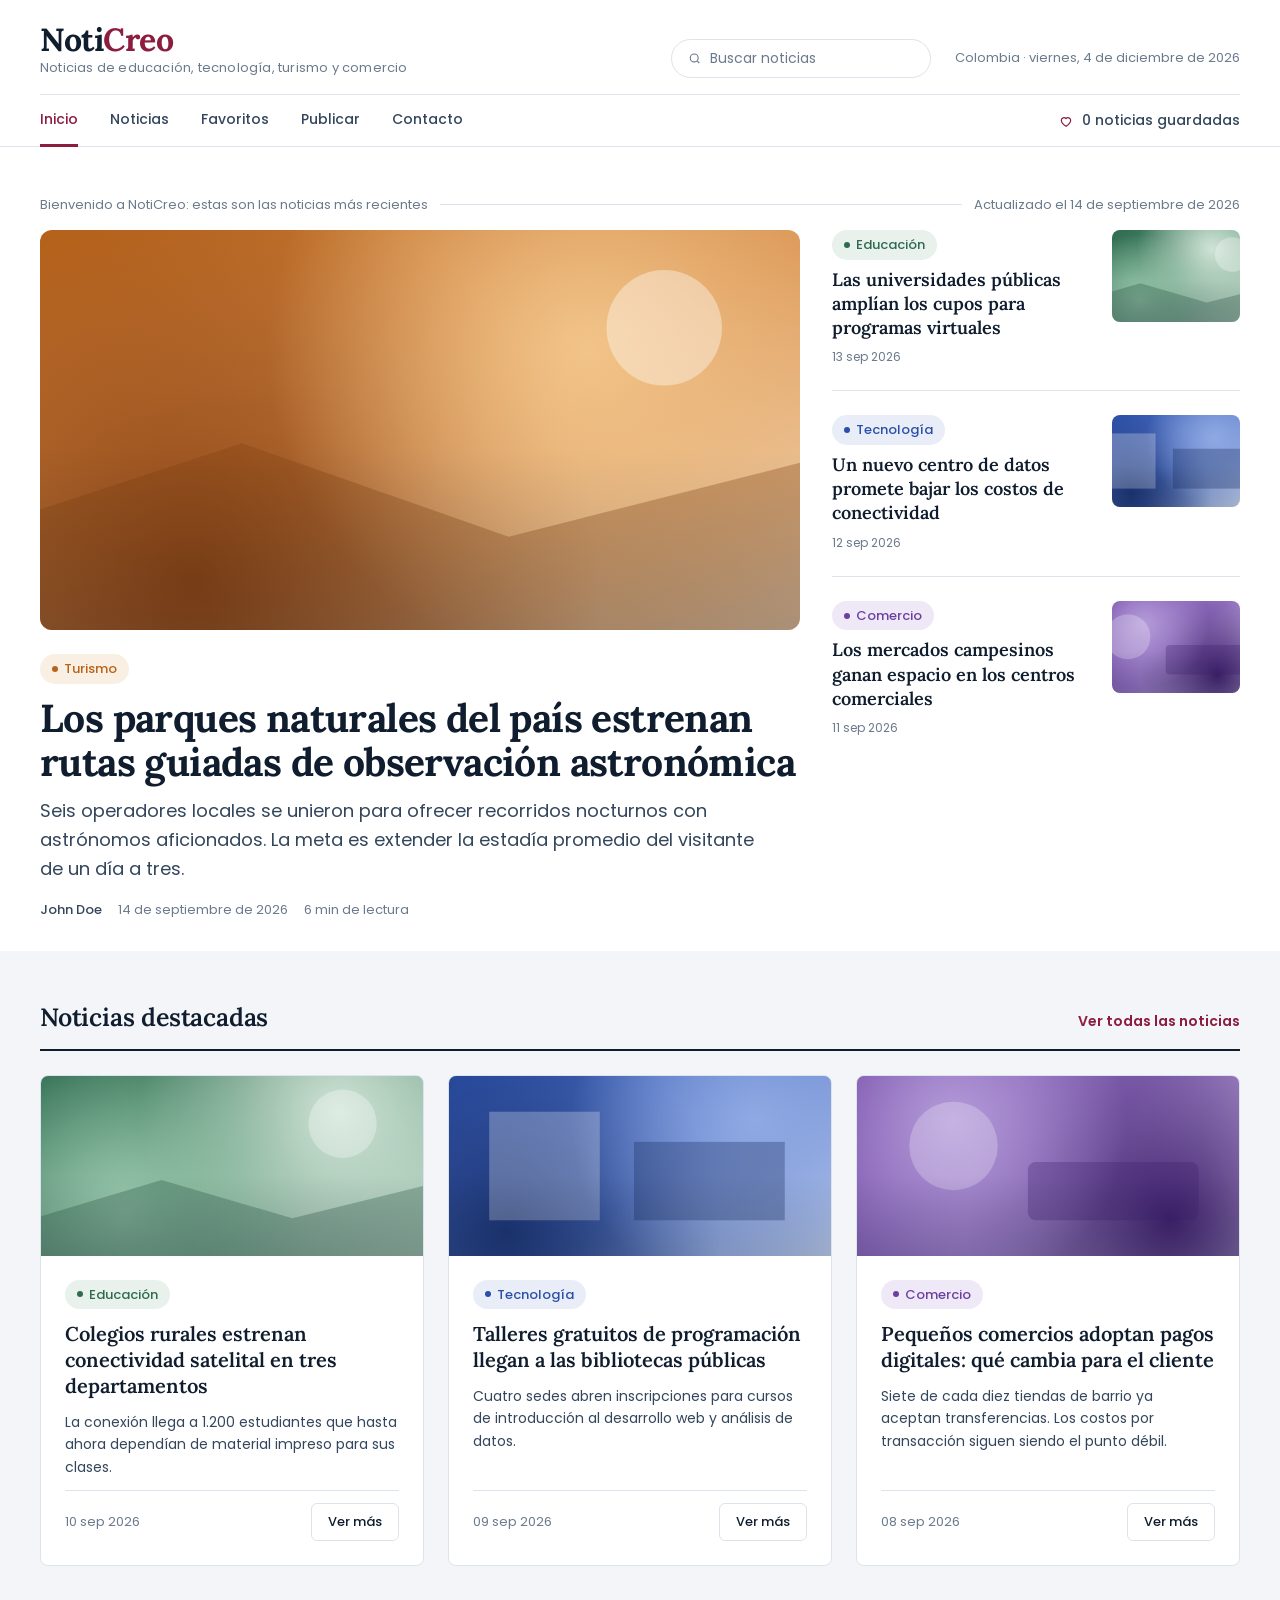
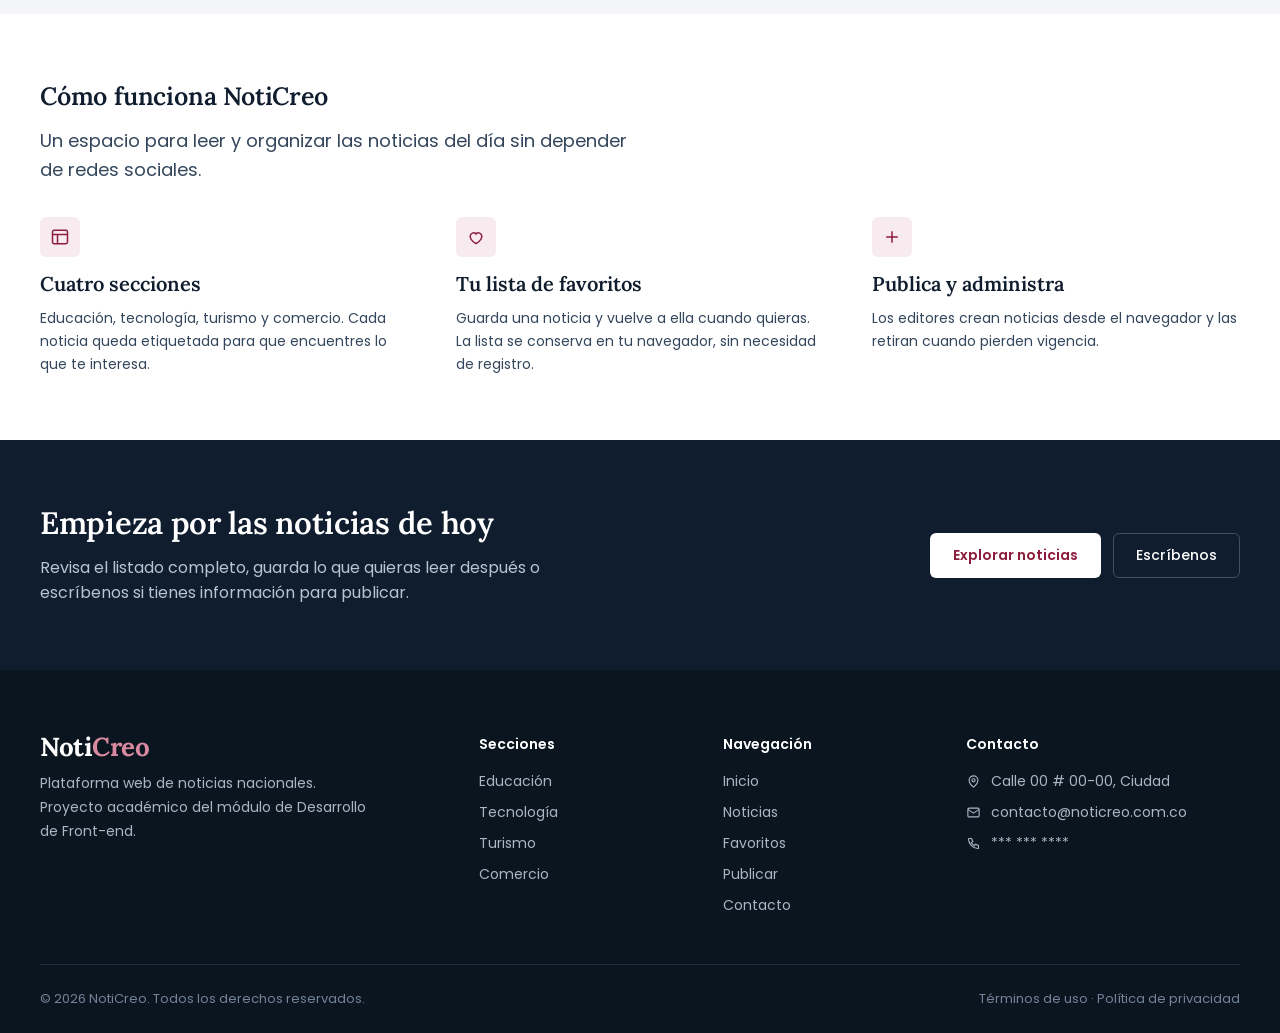
<file: index.html>
<!DOCTYPE html>
<html lang="es">
<head>
  <meta charset="utf-8">
  <meta name="viewport" content="width=device-width, initial-scale=1">
  <title>NotiCreo | Noticias de educación, tecnología, turismo y comercio</title>
  <meta name="description" content="Plataforma de noticias nacionales de educación, tecnología, turismo y comercio.">
  <link rel="icon" href="img/favicon.svg" type="image/svg+xml">

  <!-- Tipografías del sistema de diseño -->
  <link rel="preconnect" href="https://fonts.googleapis.com">
  <link rel="preconnect" href="https://fonts.gstatic.com" crossorigin>
  <link rel="stylesheet" href="https://fonts.googleapis.com/css2?family=Lora:ital,wght@0,400;0,600;0,700;1,400&family=Poppins:wght@400;500;600&display=swap">
  <link rel="stylesheet" href="css/estilos.css">

  <!-- Si el proyecto se abre con doble clic (file://) se muestra un aviso con instrucciones -->
  <script>if (location.protocol === 'file:') document.documentElement.classList.add('modo-archivo');</script>
  <script type="module" src="js/paginas/inicio.js"></script>
</head>
<body data-seccion="inicio">

  <a class="saltar-contenido" href="#contenido">Saltar al contenido</a>

  <div class="aviso-servidor" role="alert">
    <div class="wrap">
      Estás abriendo el proyecto como archivo local y el navegador bloquea la carga de las noticias.
      Ábrelo desde un servidor local: en la carpeta del proyecto ejecuta <code>python3 -m http.server 8000</code>
      y entra a <a href="http://localhost:8000">http://localhost:8000</a>. Más detalles en el README.
    </div>
  </div>

  <!-- ===== Cabecera: igual en todas las páginas ===== -->
  <header class="site-head">
    <div class="wrap">
      <div class="head-top">
        <a class="masthead" href="index.html" aria-label="NotiCreo, ir al inicio">
          <span class="logo">Noti<span>Creo</span></span>
          <span class="logo-sub">Noticias de educación, tecnología, turismo y comercio</span>
        </a>
        <div class="head-meta">
          <form class="head-search" action="noticias.html" method="get" role="search">
            <svg width="15" height="15" viewBox="0 0 24 24" fill="none" stroke="currentColor" stroke-width="2" aria-hidden="true"><circle cx="11" cy="11" r="7"/><path d="M20 20l-3.5-3.5"/></svg>
            <input type="search" name="q" placeholder="Buscar noticias" aria-label="Buscar noticias">
          </form>
          <span id="fecha-actual">Colombia</span>
        </div>
      </div>
      <nav class="nav" aria-label="Menú principal">
        <a href="index.html" data-nav="inicio">Inicio</a>
        <a href="noticias.html" data-nav="noticias">Noticias</a>
        <a href="favoritos.html" data-nav="favoritos">Favoritos</a>
        <a href="publicar.html" data-nav="publicar">Publicar</a>
        <a href="contacto.html" data-nav="contacto">Contacto</a>
        <div class="nav-right">
          <a href="favoritos.html" class="fav-count">
            <svg width="16" height="16" viewBox="0 0 24 24" fill="none" stroke="currentColor" stroke-width="1.8" aria-hidden="true"><path d="M12 20s-7-4.3-7-9a4 4 0 017-2.6A4 4 0 0119 11c0 4.7-7 9-7 9z"/></svg>
            <span id="contador-favoritos">0 noticias guardadas</span>
          </a>
        </div>
      </nav>
    </div>
  </header>

  <main id="contenido">

    <!-- Bienvenida y noticia principal -->
    <section class="hero">
      <div class="wrap">
        <div class="hero-kicker">
          <span>Bienvenido a NotiCreo: estas son las noticias más recientes</span>
          <div class="rule"></div>
          <span id="hero-actualizado"></span>
        </div>
        <div class="hero-grid" id="portada" aria-busy="true">
          <p class="estado-carga">Cargando noticias…</p>
        </div>
      </div>
    </section>

    <!-- Noticias destacadas (tarjetas dinámicas) -->
    <section class="featured" id="seccion-destacadas" aria-labelledby="titulo-destacadas">
      <div class="wrap">
        <div class="sec-head">
          <h2 class="sec-title" id="titulo-destacadas">Noticias destacadas</h2>
          <a href="noticias.html" class="btn-link">Ver todas las noticias</a>
        </div>
        <div class="cards" id="destacadas"></div>
      </div>
    </section>

    <!-- Sección informativa -->
    <section class="info" aria-labelledby="titulo-info">
      <div class="wrap">
        <div class="info-intro">
          <h2 class="sec-title" id="titulo-info">Cómo funciona NotiCreo</h2>
          <p>Un espacio para leer y organizar las noticias del día sin depender de redes sociales.</p>
        </div>
        <div class="info-grid">
          <div class="info-item">
            <div class="info-icono"><svg width="20" height="20" viewBox="0 0 24 24" fill="none" stroke="currentColor" stroke-width="1.8" aria-hidden="true"><rect x="3" y="4" width="18" height="16" rx="2"/><path d="M3 9h18M9 20V9"/></svg></div>
            <h3>Cuatro secciones</h3>
            <p>Educación, tecnología, turismo y comercio. Cada noticia queda etiquetada para que encuentres lo que te interesa.</p>
          </div>
          <div class="info-item">
            <div class="info-icono"><svg width="20" height="20" viewBox="0 0 24 24" fill="none" stroke="currentColor" stroke-width="1.8" aria-hidden="true"><path d="M12 20s-7-4.3-7-9a4 4 0 017-2.6A4 4 0 0119 11c0 4.7-7 9-7 9z"/></svg></div>
            <h3>Tu lista de favoritos</h3>
            <p>Guarda una noticia y vuelve a ella cuando quieras. La lista se conserva en tu navegador, sin necesidad de registro.</p>
          </div>
          <div class="info-item">
            <div class="info-icono"><svg width="20" height="20" viewBox="0 0 24 24" fill="none" stroke="currentColor" stroke-width="1.8" aria-hidden="true"><path d="M12 5v14M5 12h14"/></svg></div>
            <h3>Publica y administra</h3>
            <p>Los editores crean noticias desde el navegador y las retiran cuando pierden vigencia.</p>
          </div>
        </div>
      </div>
    </section>

    <!-- Llamados a la acción -->
    <section class="cta">
      <div class="wrap cta-inner">
        <div>
          <h2>Empieza por las noticias de hoy</h2>
          <p>Revisa el listado completo, guarda lo que quieras leer después o escríbenos si tienes información para publicar.</p>
        </div>
        <div class="cta-actions">
          <a href="noticias.html" class="btn btn-light">Explorar noticias</a>
          <a href="contacto.html" class="btn btn-outline">Escríbenos</a>
        </div>
      </div>
    </section>

  </main>

  <!-- ===== Pie de página: igual en todas las páginas ===== -->
  <footer class="site-foot">
    <div class="wrap">
      <div class="foot-grid">
        <div class="foot-about">
          <a class="logo" href="index.html">Noti<span>Creo</span></a>
          <p>Plataforma web de noticias nacionales. Proyecto académico del módulo de Desarrollo de Front-end.</p>
        </div>
        <div>
          <h2>Secciones</h2>
          <ul>
            <li><a href="noticias.html?categoria=educacion">Educación</a></li>
            <li><a href="noticias.html?categoria=tecnologia">Tecnología</a></li>
            <li><a href="noticias.html?categoria=turismo">Turismo</a></li>
            <li><a href="noticias.html?categoria=comercio">Comercio</a></li>
          </ul>
        </div>
        <div>
          <h2>Navegación</h2>
          <ul>
            <li><a href="index.html">Inicio</a></li>
            <li><a href="noticias.html">Noticias</a></li>
            <li><a href="favoritos.html">Favoritos</a></li>
            <li><a href="publicar.html">Publicar</a></li>
            <li><a href="contacto.html">Contacto</a></li>
          </ul>
        </div>
        <div>
          <h2>Contacto</h2>
          <ul class="foot-contact">
            <li><svg width="15" height="15" viewBox="0 0 24 24" fill="none" stroke="currentColor" stroke-width="1.8" aria-hidden="true"><path d="M12 21s-7-5.6-7-11a7 7 0 1114 0c0 5.4-7 11-7 11z"/><circle cx="12" cy="10" r="2.5"/></svg> Calle 00 # 00-00, Ciudad</li>
            <li><svg width="15" height="15" viewBox="0 0 24 24" fill="none" stroke="currentColor" stroke-width="1.8" aria-hidden="true"><rect x="3" y="5" width="18" height="14" rx="2"/><path d="M3 7l9 6 9-6"/></svg> contacto@noticreo.com.co</li>
            <li><svg width="15" height="15" viewBox="0 0 24 24" fill="none" stroke="currentColor" stroke-width="1.8" aria-hidden="true"><path d="M5 4h4l2 5-2.5 1.5a11 11 0 005 5L15 13l5 2v4a1 1 0 01-1 1A16 16 0 014 5a1 1 0 011-1z"/></svg> *** *** ****</li>
          </ul>
        </div>
      </div>
      <div class="foot-bottom">
        <span>© <span id="anio"></span> NotiCreo. Todos los derechos reservados.</span>
        <span>Términos de uso · Política de privacidad</span>
      </div>
    </div>
  </footer>
</body>
</html>
</file>
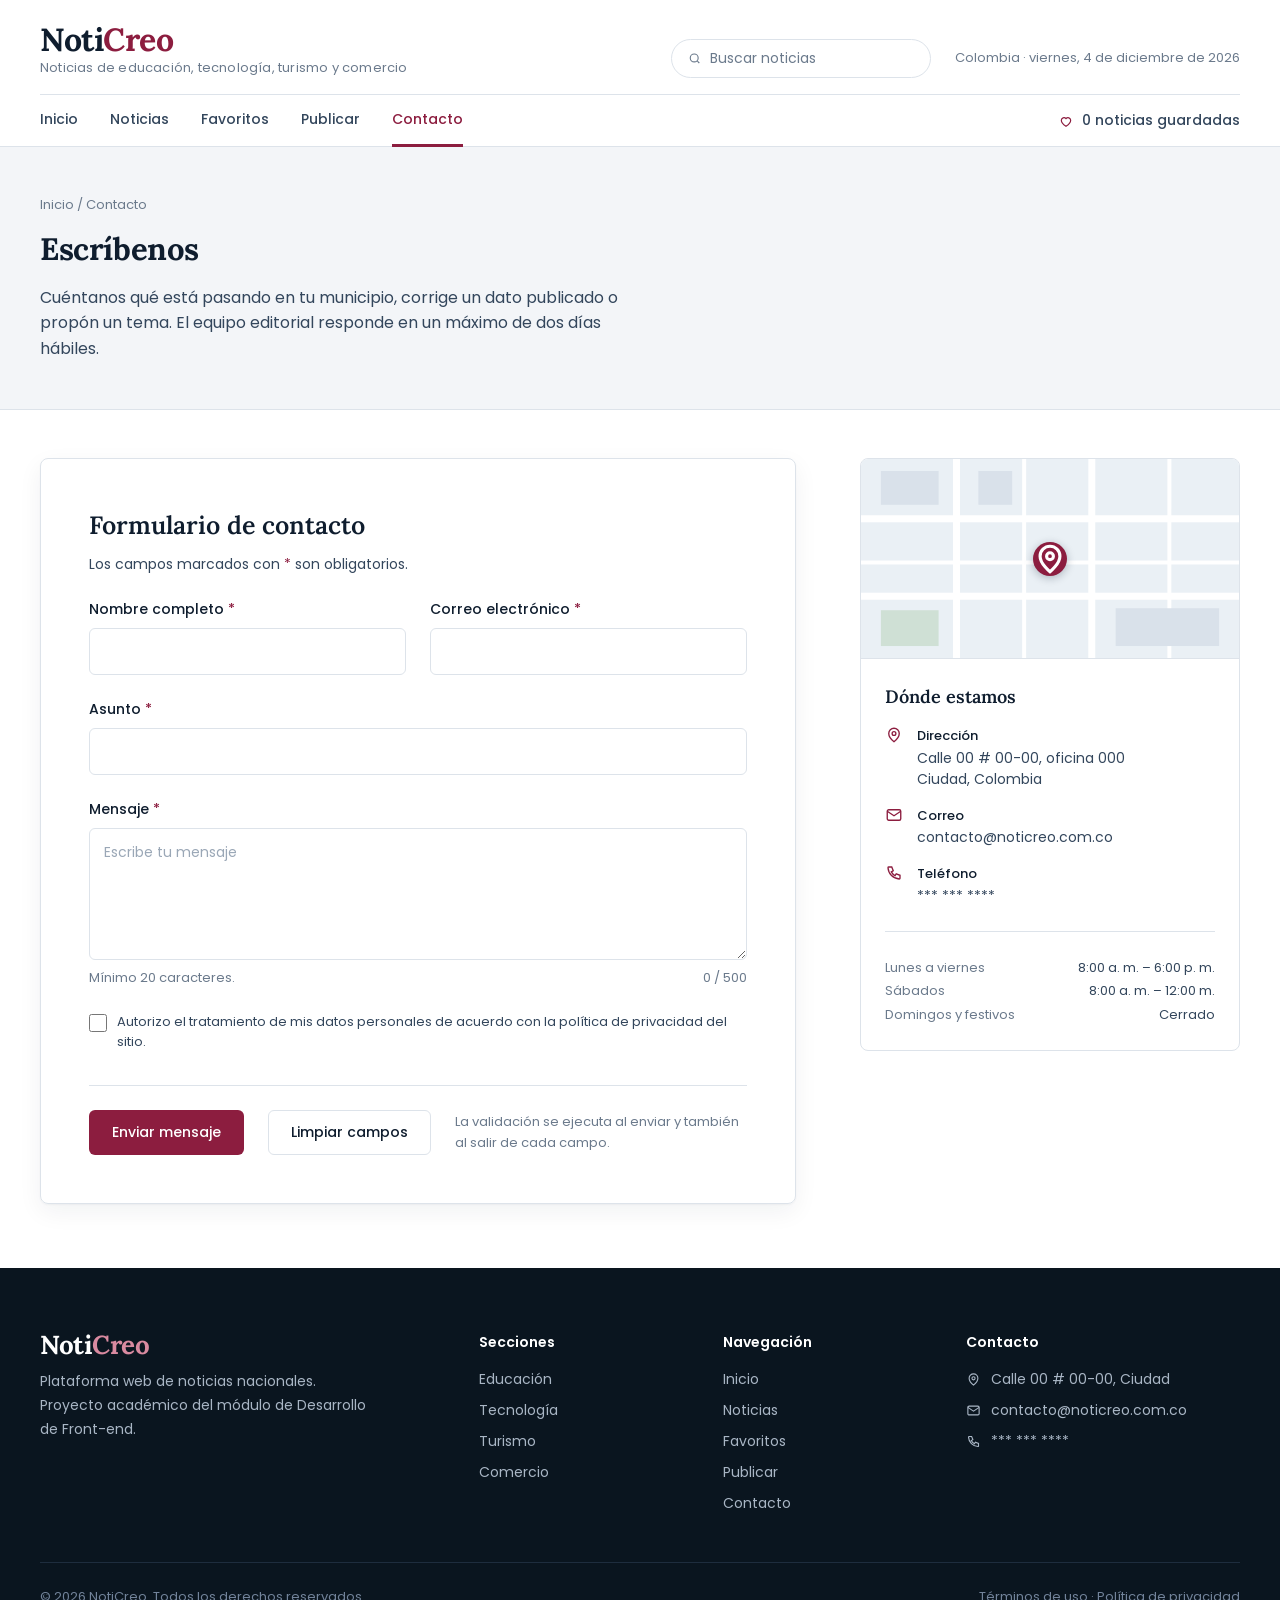
<file: contacto.html>
<!DOCTYPE html>
<html lang="es">
<head>
  <meta charset="utf-8">
  <meta name="viewport" content="width=device-width, initial-scale=1">
  <title>Contacto | NotiCreo</title>
  <meta name="description" content="Escríbele al equipo editorial de NotiCreo.">
  <link rel="icon" href="img/favicon.svg" type="image/svg+xml">

  <!-- Tipografías del sistema de diseño-->
  <link rel="preconnect" href="https://fonts.googleapis.com">
  <link rel="preconnect" href="https://fonts.gstatic.com" crossorigin>
  <link rel="stylesheet" href="https://fonts.googleapis.com/css2?family=Lora:ital,wght@0,400;0,600;0,700;1,400&family=Poppins:wght@400;500;600&display=swap">
  <link rel="stylesheet" href="css/estilos.css">

  <!-- Si el proyecto se abre con doble clic (file://) se muestra un aviso con instrucciones -->
  <script>if (location.protocol === 'file:') document.documentElement.classList.add('modo-archivo');</script>
  <script type="module" src="js/paginas/contacto.js"></script>
</head>
<body data-seccion="contacto">

  <a class="saltar-contenido" href="#contenido">Saltar al contenido</a>

  <div class="aviso-servidor" role="alert">
    <div class="wrap">
      Estás abriendo el proyecto como archivo local y el navegador bloquea la carga de las noticias.
      Ábrelo desde un servidor local: en la carpeta del proyecto ejecuta <code>python3 -m http.server 8000</code>
      y entra a <a href="http://localhost:8000">http://localhost:8000</a>. Más detalles en el README.
    </div>
  </div>

  <!-- ===== Cabecera: igual en todas las páginas ===== -->
  <header class="site-head">
    <div class="wrap">
      <div class="head-top">
        <a class="masthead" href="index.html" aria-label="NotiCreo, ir al inicio">
          <span class="logo">Noti<span>Creo</span></span>
          <span class="logo-sub">Noticias de educación, tecnología, turismo y comercio</span>
        </a>
        <div class="head-meta">
          <form class="head-search" action="noticias.html" method="get" role="search">
            <svg width="15" height="15" viewBox="0 0 24 24" fill="none" stroke="currentColor" stroke-width="2" aria-hidden="true"><circle cx="11" cy="11" r="7"/><path d="M20 20l-3.5-3.5"/></svg>
            <input type="search" name="q" placeholder="Buscar noticias" aria-label="Buscar noticias">
          </form>
          <span id="fecha-actual">Colombia</span>
        </div>
      </div>
      <nav class="nav" aria-label="Menú principal">
        <a href="index.html" data-nav="inicio">Inicio</a>
        <a href="noticias.html" data-nav="noticias">Noticias</a>
        <a href="favoritos.html" data-nav="favoritos">Favoritos</a>
        <a href="publicar.html" data-nav="publicar">Publicar</a>
        <a href="contacto.html" data-nav="contacto">Contacto</a>
        <div class="nav-right">
          <a href="favoritos.html" class="fav-count">
            <svg width="16" height="16" viewBox="0 0 24 24" fill="none" stroke="currentColor" stroke-width="1.8" aria-hidden="true"><path d="M12 20s-7-4.3-7-9a4 4 0 017-2.6A4 4 0 0119 11c0 4.7-7 9-7 9z"/></svg>
            <span id="contador-favoritos">0 noticias guardadas</span>
          </a>
        </div>
      </nav>
    </div>
  </header>

  <main id="contenido">
    <div class="page-head">
      <div class="wrap">
        <nav class="crumb" aria-label="Ruta de navegación"><a href="index.html">Inicio</a> / Contacto</nav>
        <h1>Escríbenos</h1>
        <p>Cuéntanos qué está pasando en tu municipio, corrige un dato publicado o propón un tema. El equipo editorial responde en un máximo de dos días hábiles.</p>
      </div>
    </div>

    <section class="contact">
      <div class="wrap contact-grid">

        <!-- la validación la hace js/componentes/validacion.js -->
        <form class="form-card" id="form-contacto" novalidate>
          <div class="alert" id="alerta-contacto" role="status" tabindex="-1" hidden>
            <svg width="20" height="20" viewBox="0 0 24 24" fill="none" stroke="#2E6B4F" stroke-width="2" aria-hidden="true"><circle cx="12" cy="12" r="9"/><path d="M8 12.5l2.5 2.5L16 9.5"/></svg>
            <div>
              <h3>Mensaje enviado</h3>
              <p id="texto-alerta"></p>
            </div>
          </div>

          <h2>Formulario de contacto</h2>
          <p class="sub">Los campos marcados con <i>*</i> son obligatorios.</p>

          <div class="form-row">
            <div class="field">
              <label for="c-nombre">Nombre completo <i>*</i></label>
              <input class="control" id="c-nombre" name="nombre" maxlength="80" autocomplete="name" aria-describedby="pista-nombre">
              <span class="hint" id="pista-nombre" data-pista=""></span>
            </div>
            <div class="field">
              <label for="c-correo">Correo electrónico <i>*</i></label>
              <input class="control" type="email" id="c-correo" name="correo" maxlength="120" autocomplete="email" aria-describedby="pista-correo">
              <span class="hint" id="pista-correo" data-pista=""></span>
            </div>
          </div>

          <div class="field">
            <label for="c-asunto">Asunto <i>*</i></label>
            <input class="control" id="c-asunto" name="asunto" maxlength="120" aria-describedby="pista-asunto">
            <span class="hint" id="pista-asunto" data-pista=""></span>
          </div>

          <div class="field">
            <label for="c-mensaje">Mensaje <i>*</i></label>
            <textarea class="control" id="c-mensaje" name="mensaje" maxlength="500" placeholder="Escribe tu mensaje" aria-describedby="pista-mensaje"></textarea>
            <div class="counter">
              <span class="hint" id="pista-mensaje" data-pista="Mínimo 20 caracteres.">Mínimo 20 caracteres.</span>
              <span class="hint" id="contador-mensaje">0 / 500</span>
            </div>
          </div>

          <div class="check">
            <input type="checkbox" id="c-autorizacion" name="autorizacion" aria-describedby="pista-autorizacion">
            <label for="c-autorizacion">Autorizo el tratamiento de mis datos personales de acuerdo con la política de privacidad del sitio.</label>
            <span class="hint" id="pista-autorizacion" data-pista=""></span>
          </div>

          <div class="form-foot">
            <button type="submit" class="btn btn-primary">Enviar mensaje</button>
            <button type="reset" class="btn btn-outline">Limpiar campos</button>
            <p class="note">La validación se ejecuta al enviar y también al salir de cada campo.</p>
          </div>
        </form>

        <aside>
          <div class="info-card">
            <div class="map" aria-hidden="true">
              <svg viewBox="0 0 380 200" preserveAspectRatio="none">
                <path d="M0 60 H380 M0 138 H380 M96 0 V200 M232 0 V200" stroke="#fff" stroke-width="7"/>
                <path d="M0 104 H380 M164 0 V200 M310 0 V200" stroke="#fff" stroke-width="4"/>
                <rect x="20" y="12" width="58" height="34" fill="#D9E1EA"/>
                <rect x="118" y="12" width="34" height="34" fill="#D9E1EA"/>
                <rect x="256" y="150" width="104" height="38" fill="#D9E1EA"/>
                <rect x="20" y="152" width="58" height="36" fill="#CFE0D5"/>
              </svg>
              <div class="pin">
                <svg width="17" height="17" viewBox="0 0 24 24" fill="none" stroke="#fff" stroke-width="2.2"><path d="M12 21s-7-5.6-7-11a7 7 0 1114 0c0 5.4-7 11-7 11z"/><circle cx="12" cy="10" r="2.4"/></svg>
              </div>
            </div>
            <div class="body">
              <h2>Dónde estamos</h2>
              <ul class="info-list">
                <li>
                  <svg width="18" height="18" viewBox="0 0 24 24" fill="none" stroke="#8C1D3F" stroke-width="1.8" aria-hidden="true"><path d="M12 21s-7-5.6-7-11a7 7 0 1114 0c0 5.4-7 11-7 11z"/><circle cx="12" cy="10" r="2.5"/></svg>
                  <span><b>Dirección</b>Calle 00 # 00-00, oficina 000<br>Ciudad, Colombia</span>
                </li>
                <li>
                  <svg width="18" height="18" viewBox="0 0 24 24" fill="none" stroke="#8C1D3F" stroke-width="1.8" aria-hidden="true"><rect x="3" y="5" width="18" height="14" rx="2"/><path d="M3 7l9 6 9-6"/></svg>
                  <span><b>Correo</b>contacto@noticreo.com.co</span>
                </li>
                <li>
                  <svg width="18" height="18" viewBox="0 0 24 24" fill="none" stroke="#8C1D3F" stroke-width="1.8" aria-hidden="true"><path d="M5 4h4l2 5-2.5 1.5a11 11 0 005 5L15 13l5 2v4a1 1 0 01-1 1A16 16 0 014 5a1 1 0 011-1z"/></svg>
                  <span><b>Teléfono</b>*** *** ****</span>
                </li>
              </ul>
              <div class="hours">
                <div>Lunes a viernes <span>8:00 a. m. – 6:00 p. m.</span></div>
                <div>Sábados <span>8:00 a. m. – 12:00 m.</span></div>
                <div>Domingos y festivos <span>Cerrado</span></div>
              </div>
            </div>
          </div>
        </aside>

      </div>
    </section>
  </main>

  <!-- ===== Pie de página: igual en todas las páginas ===== -->
  <footer class="site-foot">
    <div class="wrap">
      <div class="foot-grid">
        <div class="foot-about">
          <a class="logo" href="index.html">Noti<span>Creo</span></a>
          <p>Plataforma web de noticias nacionales. Proyecto académico del módulo de Desarrollo de Front-end.</p>
        </div>
        <div>
          <h2>Secciones</h2>
          <ul>
            <li><a href="noticias.html?categoria=educacion">Educación</a></li>
            <li><a href="noticias.html?categoria=tecnologia">Tecnología</a></li>
            <li><a href="noticias.html?categoria=turismo">Turismo</a></li>
            <li><a href="noticias.html?categoria=comercio">Comercio</a></li>
          </ul>
        </div>
        <div>
          <h2>Navegación</h2>
          <ul>
            <li><a href="index.html">Inicio</a></li>
            <li><a href="noticias.html">Noticias</a></li>
            <li><a href="favoritos.html">Favoritos</a></li>
            <li><a href="publicar.html">Publicar</a></li>
            <li><a href="contacto.html">Contacto</a></li>
          </ul>
        </div>
        <div>
          <h2>Contacto</h2>
          <ul class="foot-contact">
            <li><svg width="15" height="15" viewBox="0 0 24 24" fill="none" stroke="currentColor" stroke-width="1.8" aria-hidden="true"><path d="M12 21s-7-5.6-7-11a7 7 0 1114 0c0 5.4-7 11-7 11z"/><circle cx="12" cy="10" r="2.5"/></svg> Calle 00 # 00-00, Ciudad</li>
            <li><svg width="15" height="15" viewBox="0 0 24 24" fill="none" stroke="currentColor" stroke-width="1.8" aria-hidden="true"><rect x="3" y="5" width="18" height="14" rx="2"/><path d="M3 7l9 6 9-6"/></svg> contacto@noticreo.com.co</li>
            <li><svg width="15" height="15" viewBox="0 0 24 24" fill="none" stroke="currentColor" stroke-width="1.8" aria-hidden="true"><path d="M5 4h4l2 5-2.5 1.5a11 11 0 005 5L15 13l5 2v4a1 1 0 01-1 1A16 16 0 014 5a1 1 0 011-1z"/></svg> *** *** ****</li>
          </ul>
        </div>
      </div>
      <div class="foot-bottom">
        <span>© <span id="anio"></span> NotiCreo. Todos los derechos reservados.</span>
        <span>Términos de uso · Política de privacidad</span>
      </div>
    </div>
  </footer>
</body>
</html>
</file>
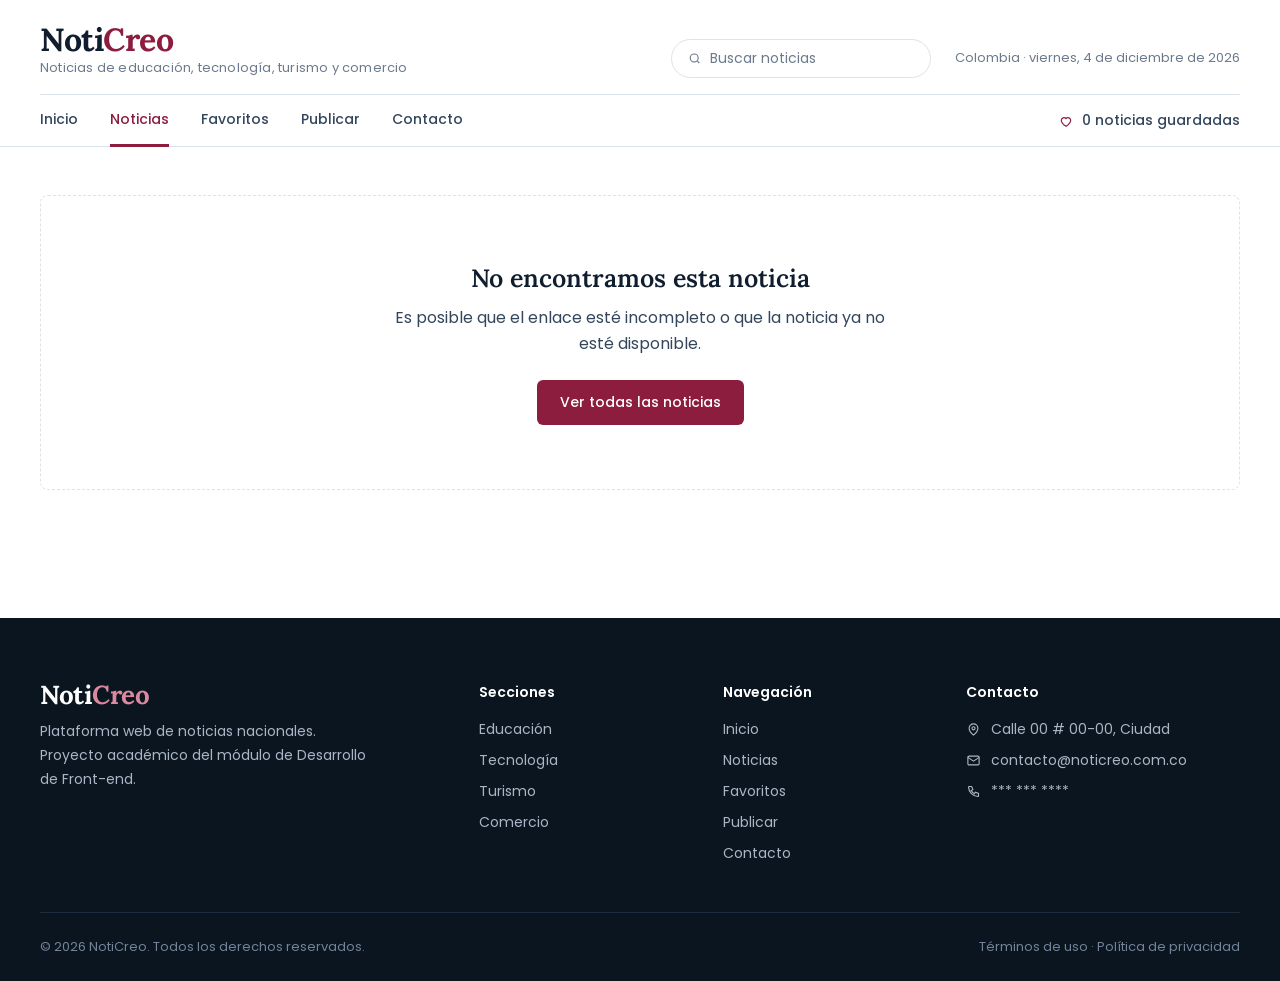
<file: detalle.html>
<!DOCTYPE html>
<html lang="es">
<head>
  <meta charset="utf-8">
  <meta name="viewport" content="width=device-width, initial-scale=1">
  <title>Noticia | NotiCreo</title>
  <meta name="description" content="Información completa de la noticia.">
  <link rel="icon" href="img/favicon.svg" type="image/svg+xml">

  <!-- Tipografías del sistema de diseño -->
  <link rel="preconnect" href="https://fonts.googleapis.com">
  <link rel="preconnect" href="https://fonts.gstatic.com" crossorigin>
  <link rel="stylesheet" href="https://fonts.googleapis.com/css2?family=Lora:ital,wght@0,400;0,600;0,700;1,400&family=Poppins:wght@400;500;600&display=swap">
  <link rel="stylesheet" href="css/estilos.css">

  <!-- Si el proyecto se abre con doble clic (file://) se muestra un aviso con instrucciones -->
  <script>if (location.protocol === 'file:') document.documentElement.classList.add('modo-archivo');</script>
  <script type="module" src="js/paginas/detalle.js"></script>
</head>
<body data-seccion="noticias">

  <a class="saltar-contenido" href="#contenido">Saltar al contenido</a>

  <div class="aviso-servidor" role="alert">
    <div class="wrap">
      Estás abriendo el proyecto como archivo local y el navegador bloquea la carga de las noticias.
      Ábrelo desde un servidor local: en la carpeta del proyecto ejecuta <code>python3 -m http.server 8000</code>
      y entra a <a href="http://localhost:8000">http://localhost:8000</a>. Más detalles en el README.
    </div>
  </div>

  <!-- ===== Cabecera: igual en todas las páginas ===== -->
  <header class="site-head">
    <div class="wrap">
      <div class="head-top">
        <a class="masthead" href="index.html" aria-label="NotiCreo, ir al inicio">
          <span class="logo">Noti<span>Creo</span></span>
          <span class="logo-sub">Noticias de educación, tecnología, turismo y comercio</span>
        </a>
        <div class="head-meta">
          <form class="head-search" action="noticias.html" method="get" role="search">
            <svg width="15" height="15" viewBox="0 0 24 24" fill="none" stroke="currentColor" stroke-width="2" aria-hidden="true"><circle cx="11" cy="11" r="7"/><path d="M20 20l-3.5-3.5"/></svg>
            <input type="search" name="q" placeholder="Buscar noticias" aria-label="Buscar noticias">
          </form>
          <span id="fecha-actual">Colombia</span>
        </div>
      </div>
      <nav class="nav" aria-label="Menú principal">
        <a href="index.html" data-nav="inicio">Inicio</a>
        <a href="noticias.html" data-nav="noticias">Noticias</a>
        <a href="favoritos.html" data-nav="favoritos">Favoritos</a>
        <a href="publicar.html" data-nav="publicar">Publicar</a>
        <a href="contacto.html" data-nav="contacto">Contacto</a>
        <div class="nav-right">
          <a href="favoritos.html" class="fav-count">
            <svg width="16" height="16" viewBox="0 0 24 24" fill="none" stroke="currentColor" stroke-width="1.8" aria-hidden="true"><path d="M12 20s-7-4.3-7-9a4 4 0 017-2.6A4 4 0 0119 11c0 4.7-7 9-7 9z"/></svg>
            <span id="contador-favoritos">0 noticias guardadas</span>
          </a>
        </div>
      </nav>
    </div>
  </header>

  <main id="contenido">
    <!-- La noticia se pinta según el id de la URL: detalle.html?id=1 -->
    <section class="article">
      <div class="wrap" id="articulo">
        <p class="estado-carga">Cargando noticia…</p>
      </div>
    </section>

    <section class="keep-reading" id="sigue-leyendo" aria-labelledby="titulo-sigue" hidden>
      <div class="wrap">
        <div class="sec-head">
          <h2 class="sec-title" id="titulo-sigue">Sigue leyendo</h2>
          <a href="noticias.html" class="btn-link" id="enlace-seccion">Ver más noticias</a>
        </div>
        <div class="cards" id="relacionadas"></div>
      </div>
    </section>
  </main>

  <!-- ===== Pie de página: igual en todas las páginas ===== -->
  <footer class="site-foot">
    <div class="wrap">
      <div class="foot-grid">
        <div class="foot-about">
          <a class="logo" href="index.html">Noti<span>Creo</span></a>
          <p>Plataforma web de noticias nacionales. Proyecto académico del módulo de Desarrollo de Front-end.</p>
        </div>
        <div>
          <h2>Secciones</h2>
          <ul>
            <li><a href="noticias.html?categoria=educacion">Educación</a></li>
            <li><a href="noticias.html?categoria=tecnologia">Tecnología</a></li>
            <li><a href="noticias.html?categoria=turismo">Turismo</a></li>
            <li><a href="noticias.html?categoria=comercio">Comercio</a></li>
          </ul>
        </div>
        <div>
          <h2>Navegación</h2>
          <ul>
            <li><a href="index.html">Inicio</a></li>
            <li><a href="noticias.html">Noticias</a></li>
            <li><a href="favoritos.html">Favoritos</a></li>
            <li><a href="publicar.html">Publicar</a></li>
            <li><a href="contacto.html">Contacto</a></li>
          </ul>
        </div>
        <div>
          <h2>Contacto</h2>
          <ul class="foot-contact">
            <li><svg width="15" height="15" viewBox="0 0 24 24" fill="none" stroke="currentColor" stroke-width="1.8" aria-hidden="true"><path d="M12 21s-7-5.6-7-11a7 7 0 1114 0c0 5.4-7 11-7 11z"/><circle cx="12" cy="10" r="2.5"/></svg> Calle 00 # 00-00, Ciudad</li>
            <li><svg width="15" height="15" viewBox="0 0 24 24" fill="none" stroke="currentColor" stroke-width="1.8" aria-hidden="true"><rect x="3" y="5" width="18" height="14" rx="2"/><path d="M3 7l9 6 9-6"/></svg> contacto@noticreo.com.co</li>
            <li><svg width="15" height="15" viewBox="0 0 24 24" fill="none" stroke="currentColor" stroke-width="1.8" aria-hidden="true"><path d="M5 4h4l2 5-2.5 1.5a11 11 0 005 5L15 13l5 2v4a1 1 0 01-1 1A16 16 0 014 5a1 1 0 011-1z"/></svg> *** *** ****</li>
          </ul>
        </div>
      </div>
      <div class="foot-bottom">
        <span>© <span id="anio"></span> NotiCreo. Todos los derechos reservados.</span>
        <span>Términos de uso · Política de privacidad</span>
      </div>
    </div>
  </footer>
</body>
</html>
</file>
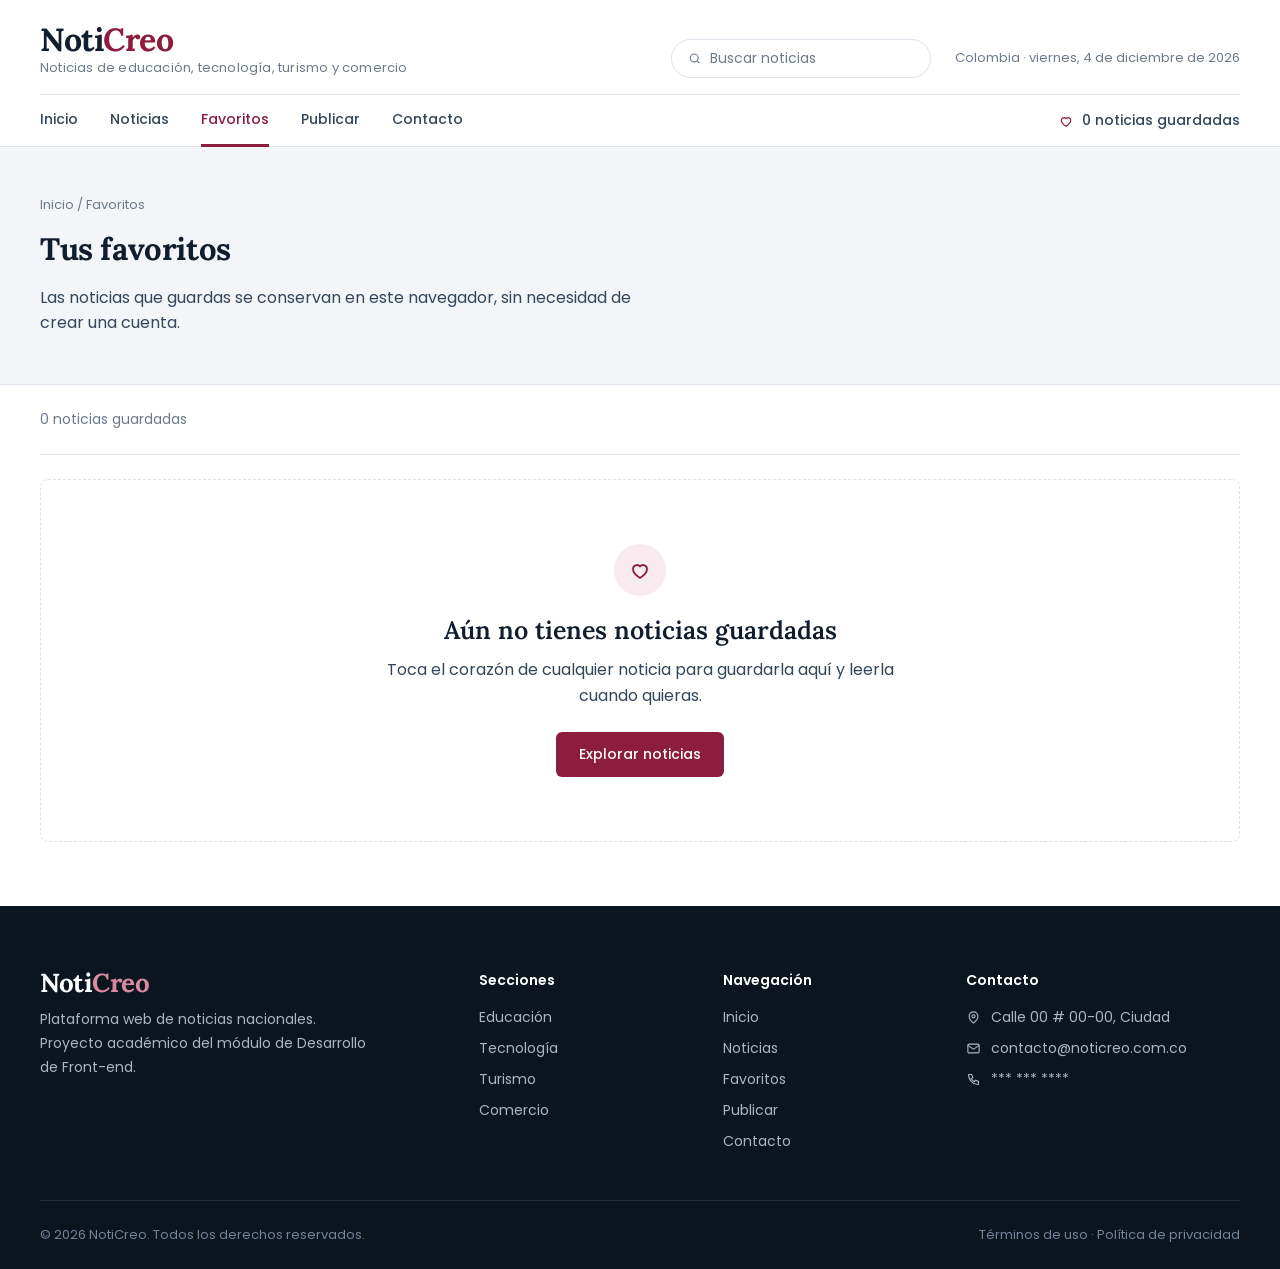
<file: favoritos.html>
<!DOCTYPE html>
<html lang="es">
<head>
  <meta charset="utf-8">
  <meta name="viewport" content="width=device-width, initial-scale=1">
  <title>Favoritos | NotiCreo</title>
  <meta name="description" content="Tu lista personalizada de noticias guardadas.">
  <link rel="icon" href="img/favicon.svg" type="image/svg+xml">

  <!-- Tipografías del sistema de diseño: Lora (titulares) y Poppins (interfaz) -->
  <link rel="preconnect" href="https://fonts.googleapis.com">
  <link rel="preconnect" href="https://fonts.gstatic.com" crossorigin>
  <link rel="stylesheet" href="https://fonts.googleapis.com/css2?family=Lora:ital,wght@0,400;0,600;0,700;1,400&family=Poppins:wght@400;500;600&display=swap">
  <link rel="stylesheet" href="css/estilos.css">

  <!-- Si el proyecto se abre con doble clic (file://) se muestra un aviso con instrucciones -->
  <script>if (location.protocol === 'file:') document.documentElement.classList.add('modo-archivo');</script>
  <script type="module" src="js/paginas/favoritos.js"></script>
</head>
<body data-seccion="favoritos">

  <a class="saltar-contenido" href="#contenido">Saltar al contenido</a>

  <div class="aviso-servidor" role="alert">
    <div class="wrap">
      Estás abriendo el proyecto como archivo local y el navegador bloquea la carga de las noticias.
      Ábrelo desde un servidor local: en la carpeta del proyecto ejecuta <code>python3 -m http.server 8000</code>
      y entra a <a href="http://localhost:8000">http://localhost:8000</a>. Más detalles en el README.
    </div>
  </div>

  <!-- ===== Cabecera: igual en todas las páginas ===== -->
  <header class="site-head">
    <div class="wrap">
      <div class="head-top">
        <a class="masthead" href="index.html" aria-label="NotiCreo, ir al inicio">
          <span class="logo">Noti<span>Creo</span></span>
          <span class="logo-sub">Noticias de educación, tecnología, turismo y comercio</span>
        </a>
        <div class="head-meta">
          <form class="head-search" action="noticias.html" method="get" role="search">
            <svg width="15" height="15" viewBox="0 0 24 24" fill="none" stroke="currentColor" stroke-width="2" aria-hidden="true"><circle cx="11" cy="11" r="7"/><path d="M20 20l-3.5-3.5"/></svg>
            <input type="search" name="q" placeholder="Buscar noticias" aria-label="Buscar noticias">
          </form>
          <span id="fecha-actual">Colombia</span>
        </div>
      </div>
      <nav class="nav" aria-label="Menú principal">
        <a href="index.html" data-nav="inicio">Inicio</a>
        <a href="noticias.html" data-nav="noticias">Noticias</a>
        <a href="favoritos.html" data-nav="favoritos">Favoritos</a>
        <a href="publicar.html" data-nav="publicar">Publicar</a>
        <a href="contacto.html" data-nav="contacto">Contacto</a>
        <div class="nav-right">
          <a href="favoritos.html" class="fav-count">
            <svg width="16" height="16" viewBox="0 0 24 24" fill="none" stroke="currentColor" stroke-width="1.8" aria-hidden="true"><path d="M12 20s-7-4.3-7-9a4 4 0 017-2.6A4 4 0 0119 11c0 4.7-7 9-7 9z"/></svg>
            <span id="contador-favoritos">0 noticias guardadas</span>
          </a>
        </div>
      </nav>
    </div>
  </header>

  <main id="contenido">
    <div class="page-head">
      <div class="wrap">
        <nav class="crumb" aria-label="Ruta de navegación"><a href="index.html">Inicio</a> / Favoritos</nav>
        <h1>Tus favoritos</h1>
        <p>Las noticias que guardas se conservan en este navegador, sin necesidad de crear una cuenta.</p>
      </div>
    </div>

    <div class="wrap">
      <div class="barra-favoritos">
        <span id="total-favoritos"></span>
        <button type="button" class="btn btn-outline btn-sm" id="vaciar-favoritos" hidden>Quitar todas</button>
      </div>
      <!-- Tarjetas de las noticias guardadas en localStorage -->
      <div id="lista-favoritos">
        <p class="estado-carga">Cargando favoritos…</p>
      </div>
    </div>
  </main>

  <!-- ===== Pie de página: igual en todas las páginas ===== -->
  <footer class="site-foot">
    <div class="wrap">
      <div class="foot-grid">
        <div class="foot-about">
          <a class="logo" href="index.html">Noti<span>Creo</span></a>
          <p>Plataforma web de noticias nacionales. Proyecto académico del módulo de Desarrollo de Front-end.</p>
        </div>
        <div>
          <h2>Secciones</h2>
          <ul>
            <li><a href="noticias.html?categoria=educacion">Educación</a></li>
            <li><a href="noticias.html?categoria=tecnologia">Tecnología</a></li>
            <li><a href="noticias.html?categoria=turismo">Turismo</a></li>
            <li><a href="noticias.html?categoria=comercio">Comercio</a></li>
          </ul>
        </div>
        <div>
          <h2>Navegación</h2>
          <ul>
            <li><a href="index.html">Inicio</a></li>
            <li><a href="noticias.html">Noticias</a></li>
            <li><a href="favoritos.html">Favoritos</a></li>
            <li><a href="publicar.html">Publicar</a></li>
            <li><a href="contacto.html">Contacto</a></li>
          </ul>
        </div>
        <div>
          <h2>Contacto</h2>
          <ul class="foot-contact">
            <li><svg width="15" height="15" viewBox="0 0 24 24" fill="none" stroke="currentColor" stroke-width="1.8" aria-hidden="true"><path d="M12 21s-7-5.6-7-11a7 7 0 1114 0c0 5.4-7 11-7 11z"/><circle cx="12" cy="10" r="2.5"/></svg> Calle 00 # 00-00, Ciudad</li>
            <li><svg width="15" height="15" viewBox="0 0 24 24" fill="none" stroke="currentColor" stroke-width="1.8" aria-hidden="true"><rect x="3" y="5" width="18" height="14" rx="2"/><path d="M3 7l9 6 9-6"/></svg> contacto@noticreo.com.co</li>
            <li><svg width="15" height="15" viewBox="0 0 24 24" fill="none" stroke="currentColor" stroke-width="1.8" aria-hidden="true"><path d="M5 4h4l2 5-2.5 1.5a11 11 0 005 5L15 13l5 2v4a1 1 0 01-1 1A16 16 0 014 5a1 1 0 011-1z"/></svg> *** *** ****</li>
          </ul>
        </div>
      </div>
      <div class="foot-bottom">
        <span>© <span id="anio"></span> NotiCreo. Todos los derechos reservados.</span>
        <span>Términos de uso · Política de privacidad</span>
      </div>
    </div>
  </footer>
</body>
</html>
</file>
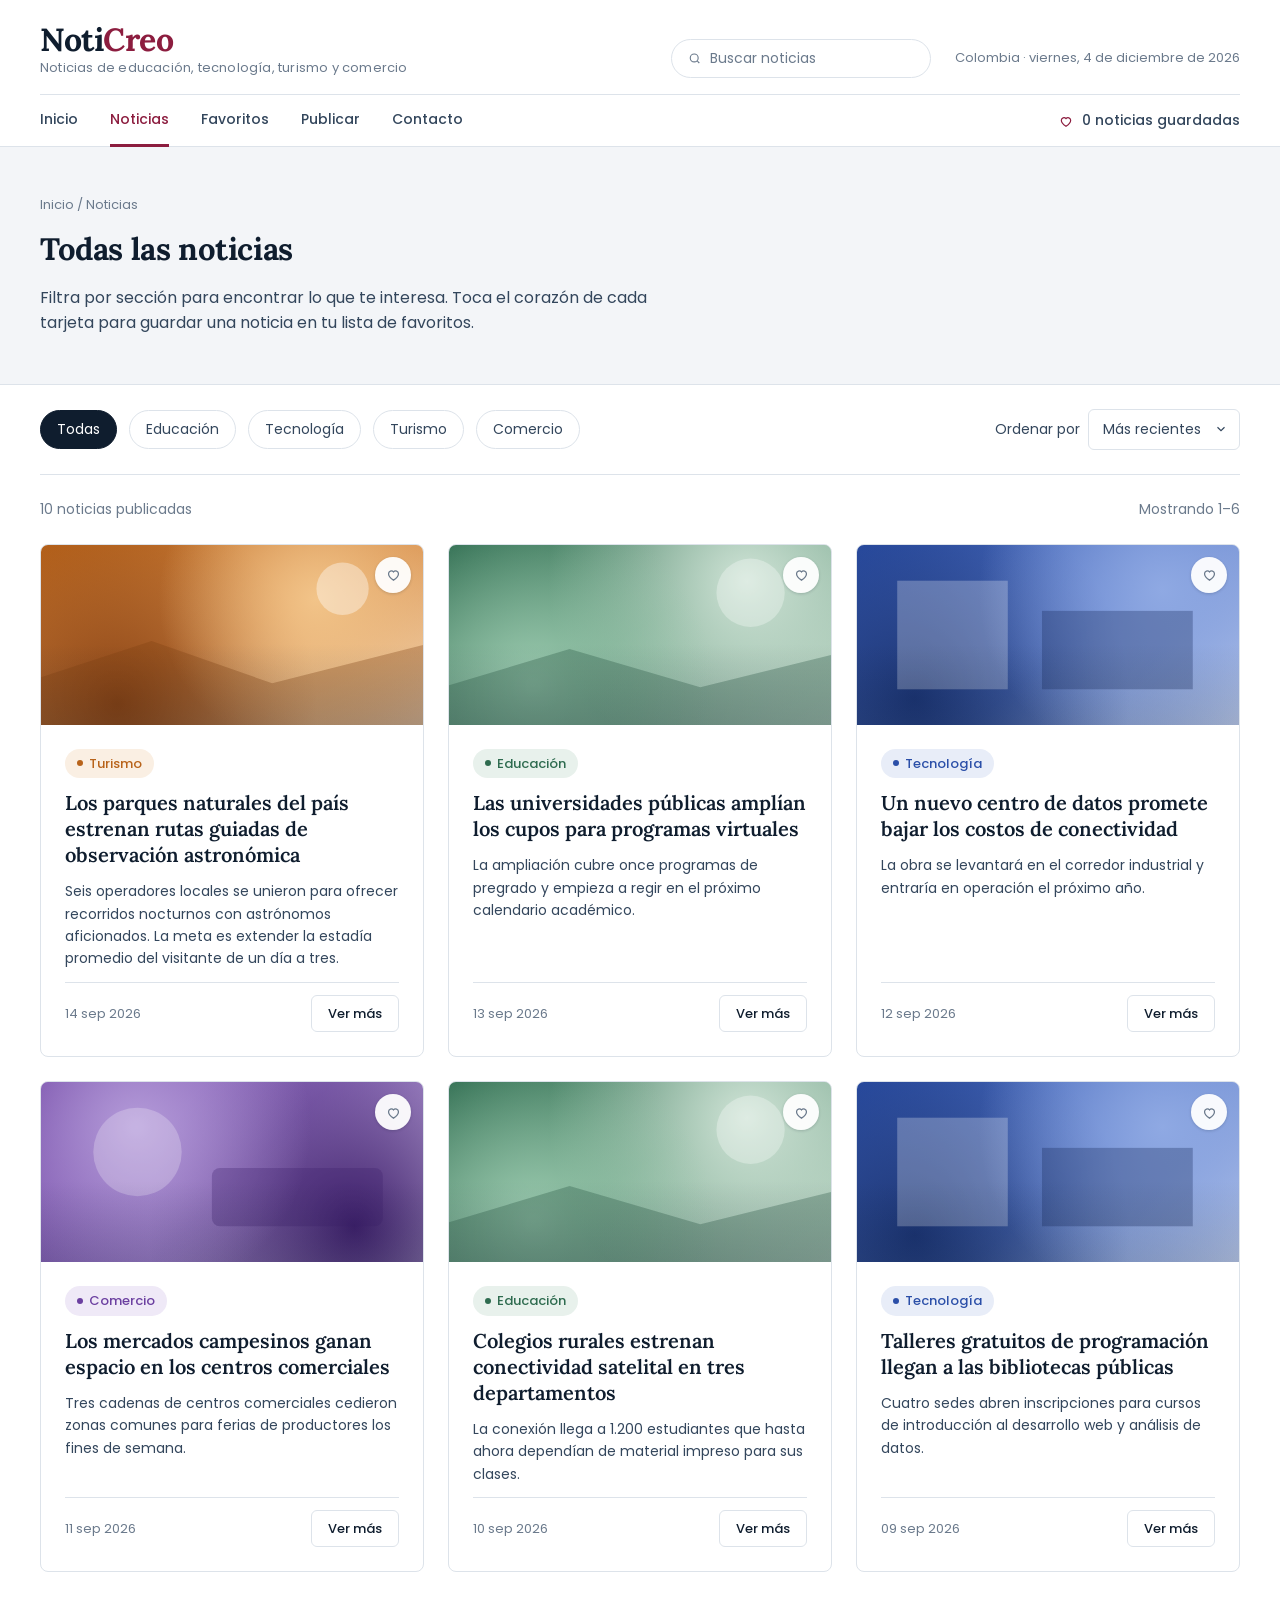
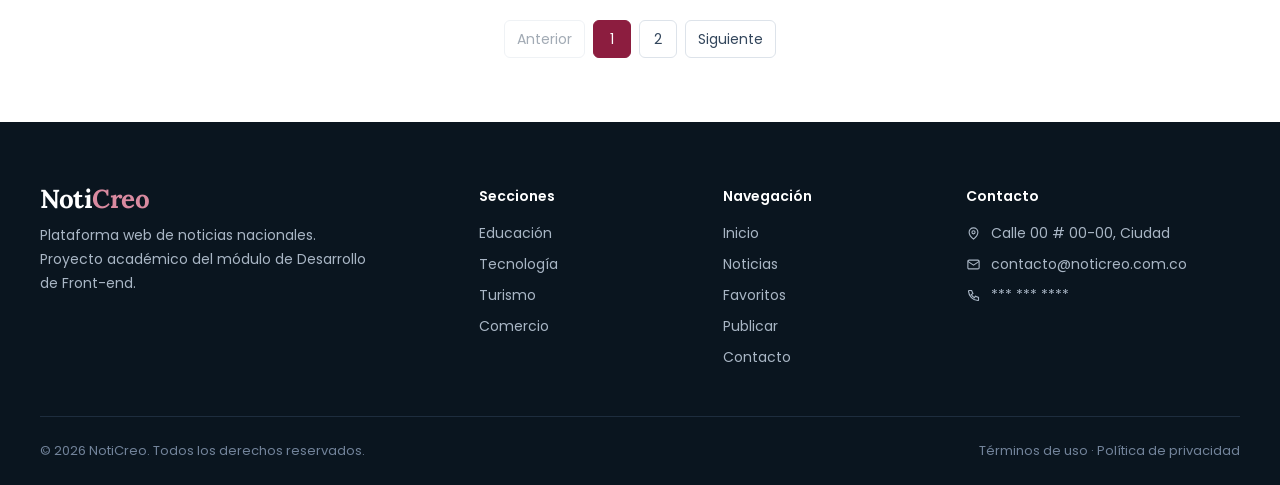
<file: noticias.html>
<!DOCTYPE html>
<html lang="es">
<head>
  <meta charset="utf-8">
  <meta name="viewport" content="width=device-width, initial-scale=1">
  <title>Noticias | NotiCreo</title>
  <meta name="description" content="Listado completo de noticias con filtro por sección.">
  <link rel="icon" href="img/favicon.svg" type="image/svg+xml">

  <link rel="preconnect" href="https://fonts.googleapis.com">
  <link rel="preconnect" href="https://fonts.gstatic.com" crossorigin>
  <link rel="stylesheet" href="https://fonts.googleapis.com/css2?family=Lora:ital,wght@0,400;0,600;0,700;1,400&family=Poppins:wght@400;500;600&display=swap">
  <link rel="stylesheet" href="css/estilos.css">

  <!-- Si el proyecto se abre con doble clic (file://) se muestra un aviso con instrucciones -->
  <script>if (location.protocol === 'file:') document.documentElement.classList.add('modo-archivo');</script>
  <script type="module" src="js/paginas/noticias.js"></script>
</head>
<body data-seccion="noticias">

  <a class="saltar-contenido" href="#contenido">Saltar al contenido</a>

  <div class="aviso-servidor" role="alert">
    <div class="wrap">
      Estás abriendo el proyecto como archivo local y el navegador bloquea la carga de las noticias.
      Ábrelo desde un servidor local: en la carpeta del proyecto ejecuta <code>python3 -m http.server 8000</code>
      y entra a <a href="http://localhost:8000">http://localhost:8000</a>. Más detalles en el README.
    </div>
  </div>

  <!-- ===== Cabecera: igual en todas las páginas ===== -->
  <header class="site-head">
    <div class="wrap">
      <div class="head-top">
        <a class="masthead" href="index.html" aria-label="NotiCreo, ir al inicio">
          <span class="logo">Noti<span>Creo</span></span>
          <span class="logo-sub">Noticias de educación, tecnología, turismo y comercio</span>
        </a>
        <div class="head-meta">
          <form class="head-search" action="noticias.html" method="get" role="search">
            <svg width="15" height="15" viewBox="0 0 24 24" fill="none" stroke="currentColor" stroke-width="2" aria-hidden="true"><circle cx="11" cy="11" r="7"/><path d="M20 20l-3.5-3.5"/></svg>
            <input type="search" name="q" placeholder="Buscar noticias" aria-label="Buscar noticias">
          </form>
          <span id="fecha-actual">Colombia</span>
        </div>
      </div>
      <nav class="nav" aria-label="Menú principal">
        <a href="index.html" data-nav="inicio">Inicio</a>
        <a href="noticias.html" data-nav="noticias">Noticias</a>
        <a href="favoritos.html" data-nav="favoritos">Favoritos</a>
        <a href="publicar.html" data-nav="publicar">Publicar</a>
        <a href="contacto.html" data-nav="contacto">Contacto</a>
        <div class="nav-right">
          <a href="favoritos.html" class="fav-count">
            <svg width="16" height="16" viewBox="0 0 24 24" fill="none" stroke="currentColor" stroke-width="1.8" aria-hidden="true"><path d="M12 20s-7-4.3-7-9a4 4 0 017-2.6A4 4 0 0119 11c0 4.7-7 9-7 9z"/></svg>
            <span id="contador-favoritos">0 noticias guardadas</span>
          </a>
        </div>
      </nav>
    </div>
  </header>

  <main id="contenido">
    <div class="page-head">
      <div class="wrap">
        <nav class="crumb" aria-label="Ruta de navegación"><a href="index.html">Inicio</a> / Noticias</nav>
        <h1>Todas las noticias</h1>
        <p>Filtra por sección para encontrar lo que te interesa. Toca el corazón de cada tarjeta para guardar una noticia en tu lista de favoritos.</p>
        <p class="busqueda-activa" id="busqueda-activa" hidden></p>
      </div>
    </div>

    <div class="wrap">
      <!-- Filtros por sección y orden -->
      <div class="filters">
        <div class="chips" id="filtros" role="group" aria-label="Filtrar por sección">
          <button type="button" class="chip" data-categoria="todas" aria-pressed="true">Todas</button>
          <button type="button" class="chip" data-categoria="educacion" aria-pressed="false">Educación</button>
          <button type="button" class="chip" data-categoria="tecnologia" aria-pressed="false">Tecnología</button>
          <button type="button" class="chip" data-categoria="turismo" aria-pressed="false">Turismo</button>
          <button type="button" class="chip" data-categoria="comercio" aria-pressed="false">Comercio</button>
        </div>
        <div class="spacer"></div>
        <div class="orden">
          <label for="orden">Ordenar por</label>
          <div class="select">
            <select id="orden">
              <option value="recientes">Más recientes</option>
              <option value="antiguas">Más antiguas</option>
              <option value="titulo">Título (A–Z)</option>
            </select>
            <svg width="14" height="14" viewBox="0 0 24 24" fill="none" stroke="currentColor" stroke-width="2" aria-hidden="true"><path d="M6 9l6 6 6-6"/></svg>
          </div>
        </div>
      </div>

      <div class="list-info">
        <span id="total-noticias"></span>
        <span id="rango-noticias"></span>
      </div>

      <!-- Tarjetas generadas desde el JSON -->
      <div id="resultado">
        <p class="estado-carga">Cargando noticias…</p>
      </div>

      <nav class="pager" id="paginacion" aria-label="Paginación"></nav>
    </div>
  </main>

  <!-- ===== Pie de página: igual en todas las páginas ===== -->
  <footer class="site-foot">
    <div class="wrap">
      <div class="foot-grid">
        <div class="foot-about">
          <a class="logo" href="index.html">Noti<span>Creo</span></a>
          <p>Plataforma web de noticias nacionales. Proyecto académico del módulo de Desarrollo de Front-end.</p>
        </div>
        <div>
          <h2>Secciones</h2>
          <ul>
            <li><a href="noticias.html?categoria=educacion">Educación</a></li>
            <li><a href="noticias.html?categoria=tecnologia">Tecnología</a></li>
            <li><a href="noticias.html?categoria=turismo">Turismo</a></li>
            <li><a href="noticias.html?categoria=comercio">Comercio</a></li>
          </ul>
        </div>
        <div>
          <h2>Navegación</h2>
          <ul>
            <li><a href="index.html">Inicio</a></li>
            <li><a href="noticias.html">Noticias</a></li>
            <li><a href="favoritos.html">Favoritos</a></li>
            <li><a href="publicar.html">Publicar</a></li>
            <li><a href="contacto.html">Contacto</a></li>
          </ul>
        </div>
        <div>
          <h2>Contacto</h2>
          <ul class="foot-contact">
            <li><svg width="15" height="15" viewBox="0 0 24 24" fill="none" stroke="currentColor" stroke-width="1.8" aria-hidden="true"><path d="M12 21s-7-5.6-7-11a7 7 0 1114 0c0 5.4-7 11-7 11z"/><circle cx="12" cy="10" r="2.5"/></svg> Calle 00 # 00-00, Ciudad</li>
            <li><svg width="15" height="15" viewBox="0 0 24 24" fill="none" stroke="currentColor" stroke-width="1.8" aria-hidden="true"><rect x="3" y="5" width="18" height="14" rx="2"/><path d="M3 7l9 6 9-6"/></svg> contacto@noticreo.com.co</li>
            <li><svg width="15" height="15" viewBox="0 0 24 24" fill="none" stroke="currentColor" stroke-width="1.8" aria-hidden="true"><path d="M5 4h4l2 5-2.5 1.5a11 11 0 005 5L15 13l5 2v4a1 1 0 01-1 1A16 16 0 014 5a1 1 0 011-1z"/></svg> *** *** ****</li>
          </ul>
        </div>
      </div>
      <div class="foot-bottom">
        <span>© <span id="anio"></span> NotiCreo. Todos los derechos reservados.</span>
        <span>Términos de uso · Política de privacidad</span>
      </div>
    </div>
  </footer>
</body>
</html>
</file>
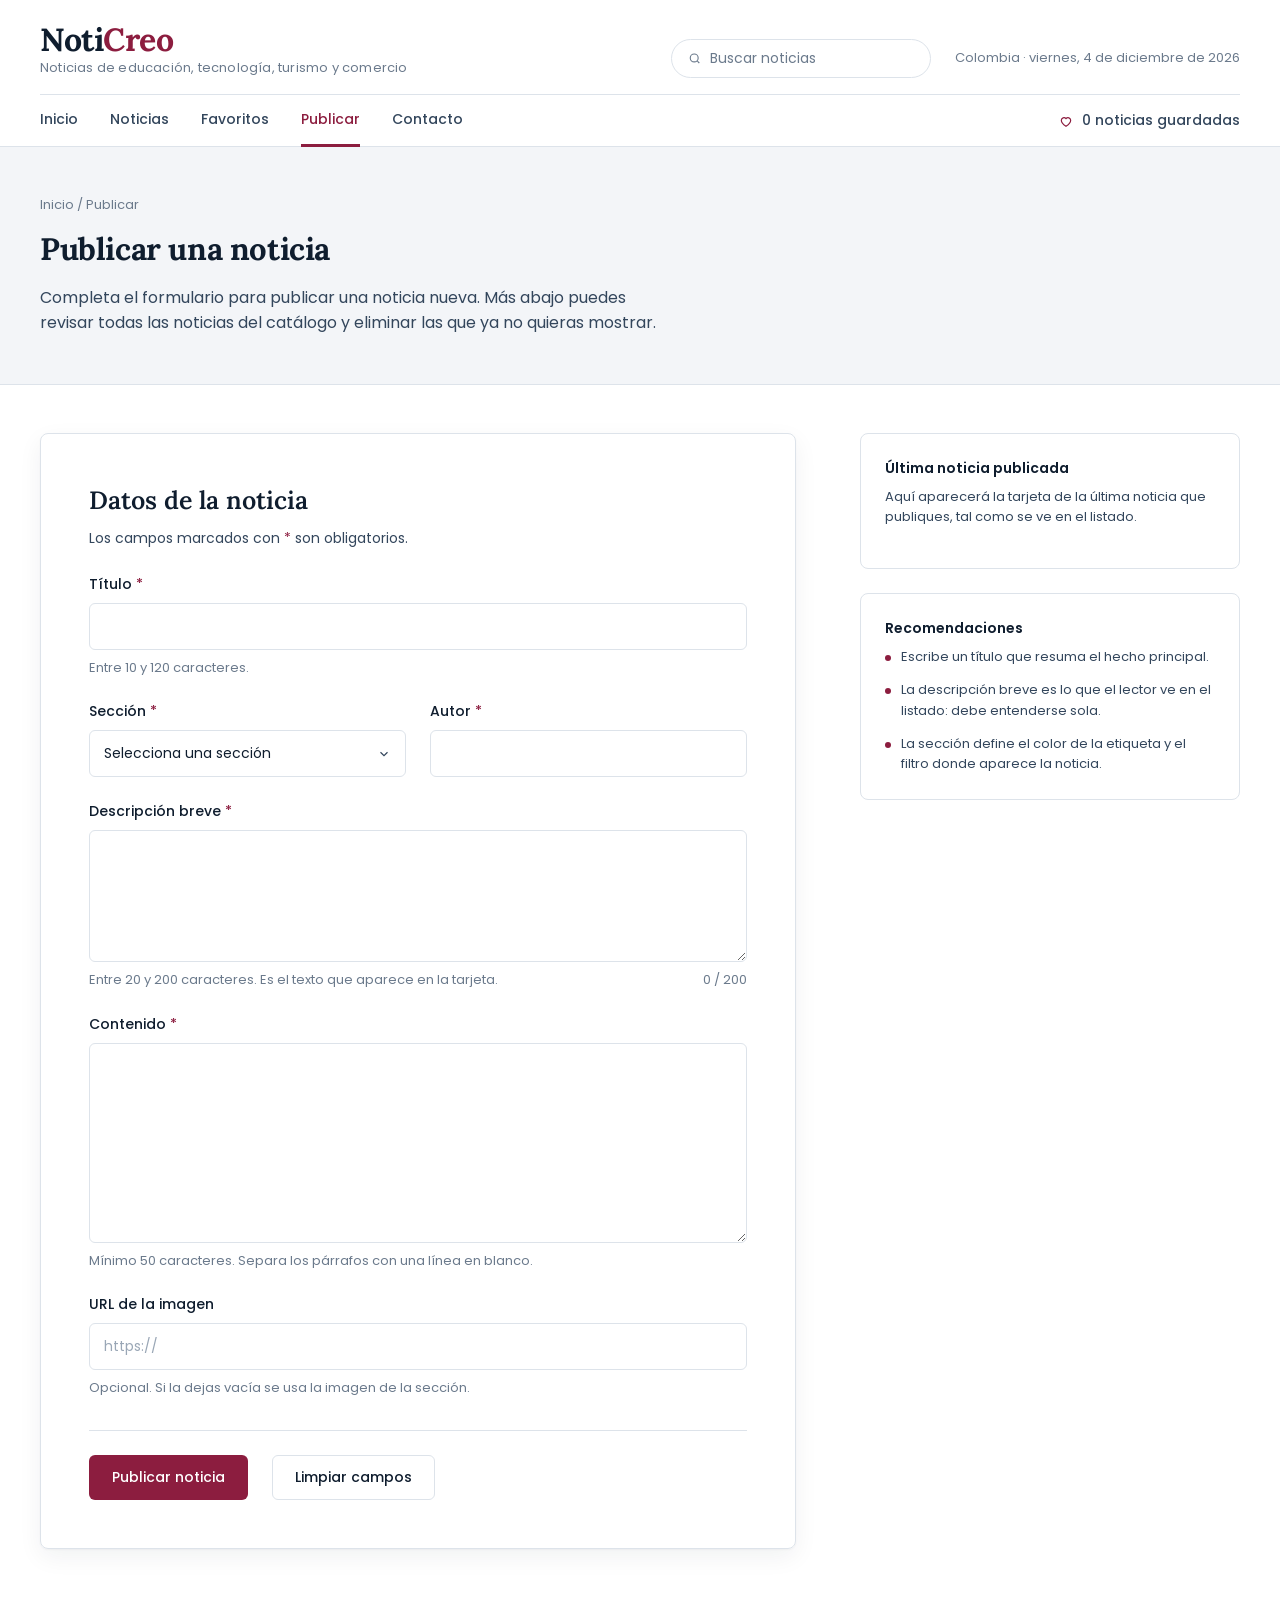
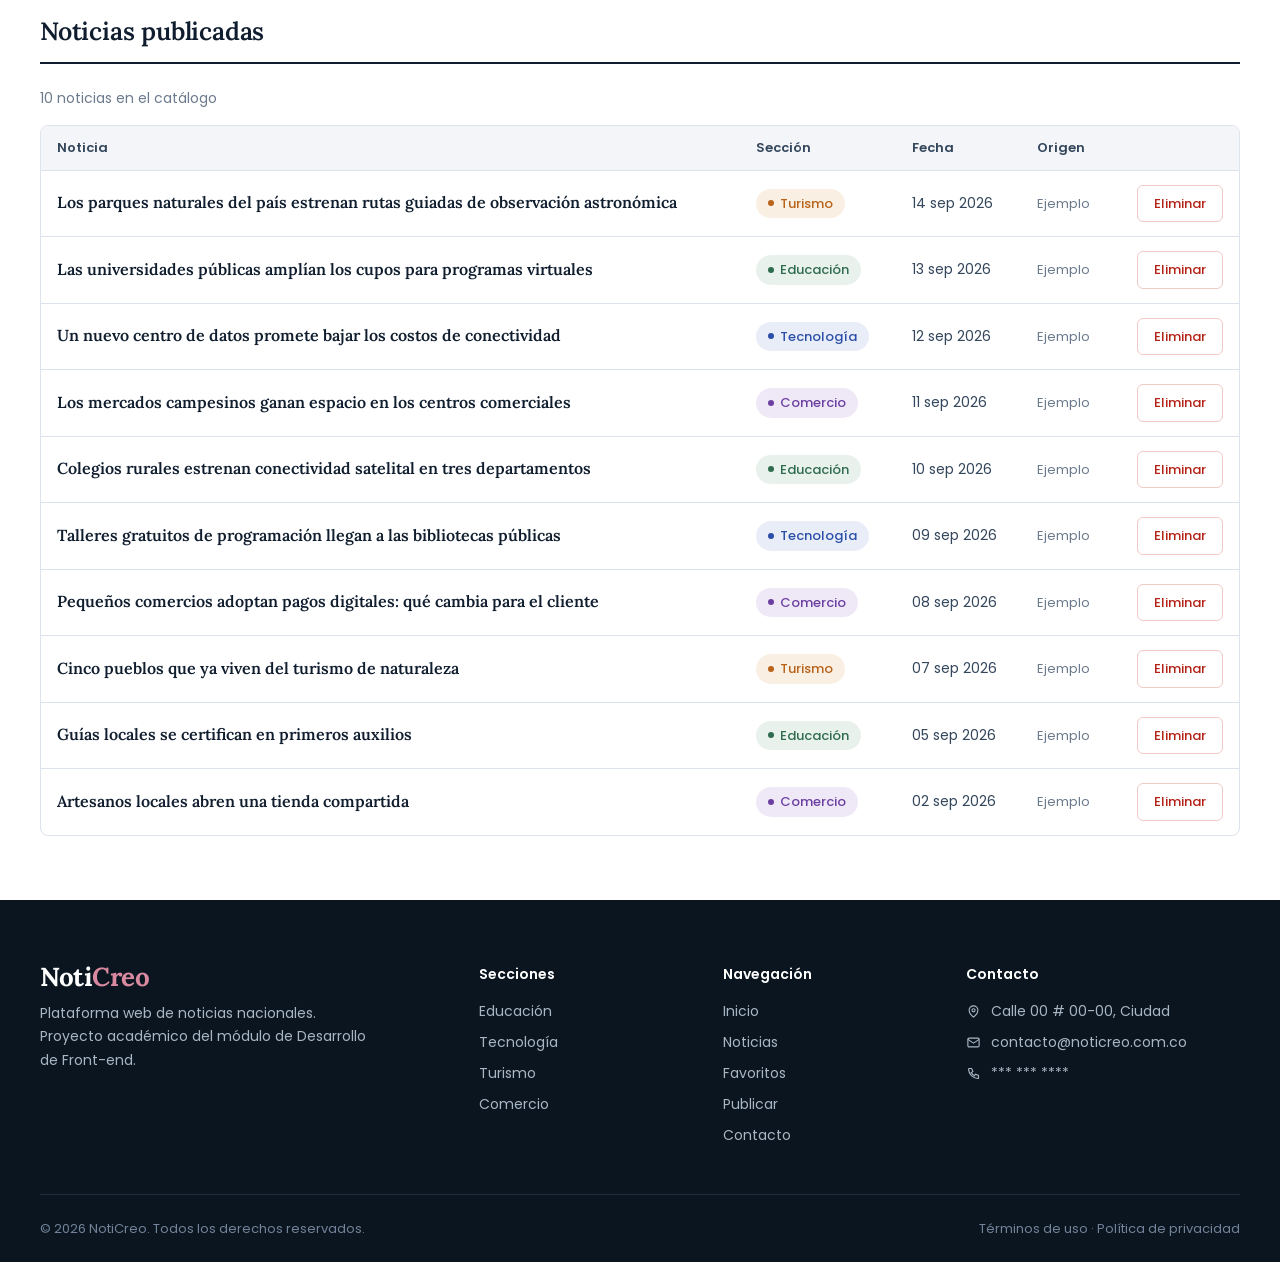
<file: publicar.html>
<!DOCTYPE html>
<html lang="es">
<head>
  <meta charset="utf-8">
  <meta name="viewport" content="width=device-width, initial-scale=1">
  <title>Publicar | NotiCreo</title>
  <meta name="description" content="Publicación y administración de noticias.">
  <link rel="icon" href="img/favicon.svg" type="image/svg+xml">

  <!-- Tipografías del sistema de diseño -->
  <link rel="preconnect" href="https://fonts.googleapis.com">
  <link rel="preconnect" href="https://fonts.gstatic.com" crossorigin>
  <link rel="stylesheet" href="https://fonts.googleapis.com/css2?family=Lora:ital,wght@0,400;0,600;0,700;1,400&family=Poppins:wght@400;500;600&display=swap">
  <link rel="stylesheet" href="css/estilos.css">

  <!-- Si el proyecto se abre con doble clic (file://) se muestra un aviso con instrucciones -->
  <script>if (location.protocol === 'file:') document.documentElement.classList.add('modo-archivo');</script>
  <script type="module" src="js/paginas/publicar.js"></script>
</head>
<body data-seccion="publicar">

  <a class="saltar-contenido" href="#contenido">Saltar al contenido</a>

  <div class="aviso-servidor" role="alert">
    <div class="wrap">
      Estás abriendo el proyecto como archivo local y el navegador bloquea la carga de las noticias.
      Ábrelo desde un servidor local: en la carpeta del proyecto ejecuta <code>python3 -m http.server 8000</code>
      y entra a <a href="http://localhost:8000">http://localhost:8000</a>. Más detalles en el README.
    </div>
  </div>

  <!-- ===== Cabecera: igual en todas las páginas ===== -->
  <header class="site-head">
    <div class="wrap">
      <div class="head-top">
        <a class="masthead" href="index.html" aria-label="NotiCreo, ir al inicio">
          <span class="logo">Noti<span>Creo</span></span>
          <span class="logo-sub">Noticias de educación, tecnología, turismo y comercio</span>
        </a>
        <div class="head-meta">
          <form class="head-search" action="noticias.html" method="get" role="search">
            <svg width="15" height="15" viewBox="0 0 24 24" fill="none" stroke="currentColor" stroke-width="2" aria-hidden="true"><circle cx="11" cy="11" r="7"/><path d="M20 20l-3.5-3.5"/></svg>
            <input type="search" name="q" placeholder="Buscar noticias" aria-label="Buscar noticias">
          </form>
          <span id="fecha-actual">Colombia</span>
        </div>
      </div>
      <nav class="nav" aria-label="Menú principal">
        <a href="index.html" data-nav="inicio">Inicio</a>
        <a href="noticias.html" data-nav="noticias">Noticias</a>
        <a href="favoritos.html" data-nav="favoritos">Favoritos</a>
        <a href="publicar.html" data-nav="publicar">Publicar</a>
        <a href="contacto.html" data-nav="contacto">Contacto</a>
        <div class="nav-right">
          <a href="favoritos.html" class="fav-count">
            <svg width="16" height="16" viewBox="0 0 24 24" fill="none" stroke="currentColor" stroke-width="1.8" aria-hidden="true"><path d="M12 20s-7-4.3-7-9a4 4 0 017-2.6A4 4 0 0119 11c0 4.7-7 9-7 9z"/></svg>
            <span id="contador-favoritos">0 noticias guardadas</span>
          </a>
        </div>
      </nav>
    </div>
  </header>

  <main id="contenido">
    <div class="page-head">
      <div class="wrap">
        <nav class="crumb" aria-label="Ruta de navegación"><a href="index.html">Inicio</a> / Publicar</nav>
        <h1>Publicar una noticia</h1>
        <p>Completa el formulario para publicar una noticia nueva. Más abajo puedes revisar todas las noticias del catálogo y eliminar las que ya no quieras mostrar.</p>
      </div>
    </div>

    <section class="contact">
      <div class="wrap contact-grid">

        <!-- novalidate: la validación la hace js/componentes/validacion.js -->
        <form class="form-card" id="form-publicar" novalidate>
          <div class="alert" id="alerta-publicar" role="status" tabindex="-1" hidden>
            <svg width="20" height="20" viewBox="0 0 24 24" fill="none" stroke="#2E6B4F" stroke-width="2" aria-hidden="true"><circle cx="12" cy="12" r="9"/><path d="M8 12.5l2.5 2.5L16 9.5"/></svg>
            <div>
              <h3>Noticia publicada</h3>
              <p id="texto-alerta-publicar"></p>
            </div>
          </div>

          <h2>Datos de la noticia</h2>
          <p class="sub">Los campos marcados con <i>*</i> son obligatorios.</p>

          <div class="field">
            <label for="p-titulo">Título <i>*</i></label>
            <input class="control" id="p-titulo" name="titulo" maxlength="120" aria-describedby="pista-titulo">
            <span class="hint" id="pista-titulo" data-pista="Entre 10 y 120 caracteres.">Entre 10 y 120 caracteres.</span>
          </div>

          <div class="form-row">
            <div class="field">
              <label for="p-categoria">Sección <i>*</i></label>
              <select class="control" id="p-categoria" name="categoria" aria-describedby="pista-categoria">
                <option value="">Selecciona una sección</option>
                <option value="educacion">Educación</option>
                <option value="tecnologia">Tecnología</option>
                <option value="turismo">Turismo</option>
                <option value="comercio">Comercio</option>
              </select>
              <span class="hint" id="pista-categoria" data-pista=""></span>
            </div>
            <div class="field">
              <label for="p-autor">Autor <i>*</i></label>
              <input class="control" id="p-autor" name="autor" maxlength="60" autocomplete="name" aria-describedby="pista-autor">
              <span class="hint" id="pista-autor" data-pista=""></span>
            </div>
          </div>

          <div class="field">
            <label for="p-resumen">Descripción breve <i>*</i></label>
            <textarea class="control" id="p-resumen" name="resumen" maxlength="200" aria-describedby="pista-resumen"></textarea>
            <div class="counter">
              <span class="hint" id="pista-resumen" data-pista="Entre 20 y 200 caracteres. Es el texto que aparece en la tarjeta.">Entre 20 y 200 caracteres. Es el texto que aparece en la tarjeta.</span>
              <span class="hint" id="contador-resumen">0 / 200</span>
            </div>
          </div>

          <div class="field">
            <label for="p-contenido">Contenido <i>*</i></label>
            <textarea class="control alto" id="p-contenido" name="contenido" aria-describedby="pista-contenido"></textarea>
            <span class="hint" id="pista-contenido" data-pista="Mínimo 50 caracteres. Separa los párrafos con una línea en blanco.">Mínimo 50 caracteres. Separa los párrafos con una línea en blanco.</span>
          </div>

          <div class="field">
            <label for="p-imagen">URL de la imagen</label>
            <input class="control" type="url" id="p-imagen" name="imagen" placeholder="https://" aria-describedby="pista-imagen">
            <span class="hint" id="pista-imagen" data-pista="Opcional. Si la dejas vacía se usa la imagen de la sección.">Opcional. Si la dejas vacía se usa la imagen de la sección.</span>
          </div>

          <div class="form-foot">
            <button type="submit" class="btn btn-primary">Publicar noticia</button>
            <button type="reset" class="btn btn-outline">Limpiar campos</button>
          </div>
        </form>

        <aside class="guia">
          <div class="panel">
            <h2>Última noticia publicada</h2>
            <!-- la tarjeta de muestra no se puede clicar -->
            <div class="vista-previa" id="ultima-publicada" inert>
              <p>Aquí aparecerá la tarjeta de la última noticia que publiques, tal como se ve en el listado.</p>
            </div>
          </div>
          <div class="panel">
            <h2>Recomendaciones</h2>
            <ul>
              <li>Escribe un título que resuma el hecho principal.</li>
              <li>La descripción breve es lo que el lector ve en el listado: debe entenderse sola.</li>
              <li>La sección define el color de la etiqueta y el filtro donde aparece la noticia.</li>
            </ul>
          </div>
        </aside>

      </div>
    </section>

    <!-- Gestión de noticias: catálogo completo con opción de eliminar -->
    <section class="admin" aria-labelledby="titulo-admin">
      <div class="wrap">
        <div class="sec-head">
          <h2 class="sec-title" id="titulo-admin">Noticias publicadas</h2>
          <button type="button" class="btn btn-outline btn-sm" id="restablecer" hidden>Restablecer noticias de ejemplo</button>
        </div>
        <p class="admin-info" id="total-admin"></p>
        <div class="tabla-contenedor" id="tabla-admin">
          <table class="tabla-admin">
            <thead>
              <tr>
                <th scope="col">Noticia</th>
                <th scope="col">Sección</th>
                <th scope="col">Fecha</th>
                <th scope="col">Origen</th>
                <th scope="col"><span class="visualmente-oculto">Acción</span></th>
              </tr>
            </thead>
            <tbody id="filas-admin">
              <tr><td colspan="5" class="celda-vacia">Cargando noticias…</td></tr>
            </tbody>
          </table>
        </div>
      </div>
    </section>
  </main>

  <!-- ===== Pie de página: igual en todas las páginas ===== -->
  <footer class="site-foot">
    <div class="wrap">
      <div class="foot-grid">
        <div class="foot-about">
          <a class="logo" href="index.html">Noti<span>Creo</span></a>
          <p>Plataforma web de noticias nacionales. Proyecto académico del módulo de Desarrollo de Front-end.</p>
        </div>
        <div>
          <h2>Secciones</h2>
          <ul>
            <li><a href="noticias.html?categoria=educacion">Educación</a></li>
            <li><a href="noticias.html?categoria=tecnologia">Tecnología</a></li>
            <li><a href="noticias.html?categoria=turismo">Turismo</a></li>
            <li><a href="noticias.html?categoria=comercio">Comercio</a></li>
          </ul>
        </div>
        <div>
          <h2>Navegación</h2>
          <ul>
            <li><a href="index.html">Inicio</a></li>
            <li><a href="noticias.html">Noticias</a></li>
            <li><a href="favoritos.html">Favoritos</a></li>
            <li><a href="publicar.html">Publicar</a></li>
            <li><a href="contacto.html">Contacto</a></li>
          </ul>
        </div>
        <div>
          <h2>Contacto</h2>
          <ul class="foot-contact">
            <li><svg width="15" height="15" viewBox="0 0 24 24" fill="none" stroke="currentColor" stroke-width="1.8" aria-hidden="true"><path d="M12 21s-7-5.6-7-11a7 7 0 1114 0c0 5.4-7 11-7 11z"/><circle cx="12" cy="10" r="2.5"/></svg> Calle 00 # 00-00, Ciudad</li>
            <li><svg width="15" height="15" viewBox="0 0 24 24" fill="none" stroke="currentColor" stroke-width="1.8" aria-hidden="true"><rect x="3" y="5" width="18" height="14" rx="2"/><path d="M3 7l9 6 9-6"/></svg> contacto@noticreo.com.co</li>
            <li><svg width="15" height="15" viewBox="0 0 24 24" fill="none" stroke="currentColor" stroke-width="1.8" aria-hidden="true"><path d="M5 4h4l2 5-2.5 1.5a11 11 0 005 5L15 13l5 2v4a1 1 0 01-1 1A16 16 0 014 5a1 1 0 011-1z"/></svg> *** *** ****</li>
          </ul>
        </div>
      </div>
      <div class="foot-bottom">
        <span>© <span id="anio"></span> NotiCreo. Todos los derechos reservados.</span>
        <span>Términos de uso · Política de privacidad</span>
      </div>
    </div>
  </footer>
</body>
</html>
</file>
<file: css/estilos.css>
/* 1. Variables ============================================================ */
:root {
  --ink: #0F1D2E;         
  --ink-2: #33465C;       
  --muted: #6B7A8C;       
  --line: #DDE3EA;       
  --mist: #F3F5F8;       
  --paper: #FFFFFF;
  --brand: #8C1D3F;       
  --brand-dark: #6E1631;
  --brand-soft: #F8EBEF;
  --error: #C0392B;
  --error-soft: #FDF3F2;
  --ok: #2E6B4F;

  /* Categorías */
  --edu: #2E6B4F;  --edu-soft: #E8F1EC;
  --tec: #2B4FA8;  --tec-soft: #E8EDF8;
  --tur: #B8631A;  --tur-soft: #FAEFE3;
  --com: #6B3FA0;  --com-soft: #EFE9F7;

  /* Tipografía */
  --serif: 'Lora', Georgia, serif;
  --sans: 'Poppins', 'Helvetica Neue', Arial, sans-serif;

  /* Escala tipográfica */
  --t-xs: 13px; --t-sm: 14px; --t-base: 16px; --t-md: 18px;
  --t-lg: 20px; --t-xl: 25px; --t-2xl: 31px; --t-3xl: 39px;

  /* Espaciado */
  --s1: 4px; --s2: 8px; --s3: 12px; --s4: 16px; --s5: 24px;
  --s6: 32px; --s7: 48px; --s8: 64px; --s9: 96px;

  /* Radios por jerarquía */
  --r-pill: 999px; --r-ctrl: 6px; --r-card: 8px; --r-hero: 12px;

  --shadow: 0 1px 2px rgba(15, 29, 46, .04), 0 8px 24px rgba(15, 29, 46, .06);
}


/* 2. Base y utilidades */
*, *::before, *::after { box-sizing: border-box; margin: 0; padding: 0; }

html { scroll-behavior: smooth; }

body {
  font-family: var(--sans);
  color: var(--ink);
  background: var(--paper);
  line-height: 1.5;
  -webkit-font-smoothing: antialiased;
}

img { display: block; max-width: 100%; }
a { color: inherit; text-decoration: none; }
button, input, select, textarea { font: inherit; color: inherit; }
button { cursor: pointer; border: 0; background: none; }
:focus-visible { outline: 2px solid var(--brand); outline-offset: 2px; }
[hidden] { display: none !important; }

/* Contenedor central */
.wrap { width: min(1200px, 100% - 48px); margin-inline: auto; }

.visualmente-oculto {
  position: absolute; width: 1px; height: 1px; overflow: hidden;
  clip: rect(0 0 0 0); white-space: nowrap;
}


.saltar-contenido {
  position: absolute; left: 16px; top: -48px; z-index: 100;
  background: var(--ink); color: #fff; padding: 10px 16px; border-radius: var(--r-ctrl);
}
.saltar-contenido:focus { top: 12px; }

@media (prefers-reduced-motion: reduce) {
  html { scroll-behavior: auto; }
  *, *::before, *::after { transition: none !important; }
}


/* 3. Cabecera y navegación */
.site-head { border-bottom: 1px solid var(--line); background: var(--paper); }

.head-top {
  display: flex; align-items: flex-end; justify-content: space-between;
  gap: var(--s5); padding: var(--s5) 0 var(--s4);
}

.masthead { display: flex; flex-direction: column; gap: 2px; }
.logo { font-family: var(--serif); font-size: 32px; font-weight: 700; letter-spacing: -.5px; line-height: 1; }
.logo span { color: var(--brand); }
.logo-sub { font-size: var(--t-xs); color: var(--muted); letter-spacing: .2px; }

.head-meta { display: flex; align-items: center; gap: var(--s5); font-size: var(--t-xs); color: var(--muted); }

.head-search {
  display: flex; align-items: center; gap: var(--s2); width: 260px;
  border: 1px solid var(--line); border-radius: var(--r-pill);
  padding: 8px 16px; color: var(--muted);
}
.head-search:focus-within { border-color: var(--ink-2); }
.head-search input {
  width: 100%; border: 0; outline: 0; background: transparent;
  font-size: var(--t-sm); color: var(--ink);
}
.head-search input::placeholder { color: var(--muted); }

.nav { display: flex; align-items: center; gap: var(--s6); border-top: 1px solid var(--line); }
.nav a {
  display: block; padding: 14px 0; margin-bottom: -1px; white-space: nowrap;
  font-size: var(--t-sm); font-weight: 500; color: var(--ink-2);
  border-bottom: 3px solid transparent;
}
.nav a:hover { color: var(--ink); }
.nav a.is-active { color: var(--brand); border-bottom-color: var(--brand); }
.nav-right { margin-left: auto; }
.nav .fav-count { display: flex; align-items: center; gap: 8px; border-bottom: 0; }
.fav-count svg { color: var(--brand); flex-shrink: 0; }

/* Aviso que solo aparece si el proyecto se abre con doble clic*/
.aviso-servidor {
  display: none; background: #FFF8E6; border-bottom: 1px solid #F0D9A8;
  color: #6B4E16; font-size: var(--t-sm); line-height: 1.6; padding: 12px 0;
}
.modo-archivo .aviso-servidor { display: block; }
.aviso-servidor a { font-weight: 600; text-decoration: underline; }


/* 4. Componentes*/

/* Etiqueta de categoría */
.tag {
  display: inline-flex; align-items: center; gap: 6px; align-self: flex-start;
  font-size: var(--t-xs); font-weight: 500; padding: 5px 12px; border-radius: var(--r-pill);
}
.tag::before { content: ""; width: 6px; height: 6px; border-radius: 50%; background: currentColor; }
.tag-edu { color: var(--edu); background: var(--edu-soft); }
.tag-tec { color: var(--tec); background: var(--tec-soft); }
.tag-tur { color: var(--tur); background: var(--tur-soft); }
.tag-com { color: var(--com); background: var(--com-soft); }

/* Botones */
.btn {
  display: inline-flex; align-items: center; justify-content: center; gap: 8px;
  font-size: var(--t-sm); font-weight: 500; white-space: nowrap;
  padding: 11px 22px; border-radius: var(--r-ctrl); border: 1px solid transparent;
  transition: background-color .15s, border-color .15s, color .15s;
}
.btn-primary { background: var(--brand); color: #fff; }
.btn-primary:hover { background: var(--brand-dark); }
.btn-outline { border-color: var(--line); color: var(--ink); background: var(--paper); }
.btn-outline:hover { border-color: var(--ink-2); }
.btn-light { background: #fff; color: var(--brand); font-weight: 600; }
.btn-light:hover { background: var(--brand-soft); }
.btn-peligro { border-color: #F1C9C5; color: #B42318; background: var(--paper); }
.btn-peligro:hover { border-color: #B42318; background: var(--error-soft); }
.btn-sm { padding: 8px 16px; font-size: var(--t-xs); }
.btn-link { color: var(--brand); font-weight: 600; font-size: var(--t-sm); }
.btn-link:hover { text-decoration: underline; }

/* El icono de corazón se rellena cuando el botón está activo */
.icono-corazon { fill: none; stroke: currentColor; stroke-width: 1.8; }
[aria-pressed="true"] .icono-corazon { fill: currentColor; }

.meta { display: flex; align-items: center; flex-wrap: wrap; gap: var(--s4); font-size: var(--t-xs); color: var(--muted); }
.meta strong { color: var(--ink-2); font-weight: 500; }

.sec-head {
  display: flex; align-items: baseline; justify-content: space-between; gap: var(--s4);
  border-bottom: 2px solid var(--ink); padding-bottom: var(--s3); margin-bottom: var(--s5);
}
.sec-title { font-family: var(--serif); font-size: var(--t-xl); font-weight: 600; letter-spacing: -.2px; }

/* Marcador de imagen: degradado por categoría, o foto si la noticia la tiene */
.ph { position: relative; overflow: hidden; border-radius: var(--r-card); background: var(--mist); }
.ph::after {
  content: ""; position: absolute; inset: 0; pointer-events: none;
  background: linear-gradient(180deg, rgba(15, 29, 46, 0) 55%, rgba(15, 29, 46, .18) 100%);
}
.ph img { width: 100%; height: 100%; object-fit: cover; }
.ph svg { position: absolute; inset: 0; width: 100%; height: 100%; }
.ph-edu {
  background:
    radial-gradient(circle at 22% 78%, #9CCBB0 0%, transparent 55%),
    radial-gradient(circle at 78% 20%, #CFE3D6 0%, transparent 60%),
    linear-gradient(150deg, #2E6B4F 0%, #5C9376 48%, #BFD8C8 100%);
}
.ph-tec {
  background:
    radial-gradient(circle at 80% 25%, #8FA9E3 0%, transparent 55%),
    radial-gradient(circle at 15% 85%, #1B3474 0%, transparent 60%),
    linear-gradient(140deg, #2B4FA8 0%, #5C7CC9 55%, #C6D2EE 100%);
}
.ph-tur {
  background:
    radial-gradient(circle at 72% 30%, #F2C489 0%, transparent 52%),
    radial-gradient(circle at 20% 88%, #8A4213 0%, transparent 58%),
    linear-gradient(155deg, #B8631A 0%, #D89150 50%, #F3DCC0 100%);
}
.ph-com {
  background:
    radial-gradient(circle at 25% 25%, #B49BD9 0%, transparent 55%),
    radial-gradient(circle at 82% 80%, #3E1F6B 0%, transparent 60%),
    linear-gradient(135deg, #6B3FA0 0%, #9271C0 52%, #DCD0EE 100%);
}

/* Tarjeta de noticia */
.card {
  display: flex; flex-direction: column; overflow: hidden;
  background: var(--paper); border: 1px solid var(--line); border-radius: var(--r-card);
  transition: box-shadow .15s;
}
.card:hover { box-shadow: var(--shadow); }
.card-media { position: relative; }
.card .ph { height: 180px; border-radius: 0; }
.card-body { display: flex; flex-direction: column; gap: var(--s3); flex: 1; padding: var(--s5); }
.card h3 { font-family: var(--serif); font-size: var(--t-lg); line-height: 1.3; font-weight: 600; }
.card h3 a:hover { color: var(--brand); }
.card p { font-size: var(--t-sm); line-height: 1.6; color: var(--ink-2); }
.card-foot {
  display: flex; align-items: center; justify-content: space-between;
  margin-top: auto; padding-top: var(--s3); border-top: 1px solid var(--line);
}
.card-foot .meta { white-space: nowrap; }

/* Botón circular de favorito sobre la imagen de la tarjeta */
.fav-btn {
  position: absolute; top: 12px; right: 12px; z-index: 2;
  width: 36px; height: 36px; border-radius: 50%;
  display: flex; align-items: center; justify-content: center;
  background: rgba(255, 255, 255, .94); color: var(--muted);
  box-shadow: 0 1px 3px rgba(15, 29, 46, .18); transition: transform .15s;
}
.fav-btn:hover { transform: scale(1.08); }
.fav-btn[aria-pressed="true"] { color: var(--brand); }


/* 5. Página de inicio */
.hero { padding: var(--s7) 0 var(--s6); }
.hero-kicker { display: flex; align-items: center; gap: var(--s3); margin-bottom: var(--s4); }
.hero-kicker .rule { flex: 1; height: 1px; background: var(--line); }
.hero-kicker span { font-size: var(--t-xs); color: var(--muted); }

.hero-grid { display: grid; grid-template-columns: minmax(0, 1.86fr) minmax(0, 1fr); gap: var(--s6); }
.lead .ph { height: 400px; border-radius: var(--r-hero); margin-bottom: var(--s5); }
.lead h1 {
  font-family: var(--serif); font-size: var(--t-3xl); line-height: 1.15; font-weight: 700;
  letter-spacing: -.6px; margin: var(--s3) 0;
}
.lead h1 a:hover { color: var(--brand); }
.lead p { font-size: var(--t-md); line-height: 1.6; color: var(--ink-2); max-width: 66ch; margin-bottom: var(--s4); }

.side-list { display: flex; flex-direction: column; gap: var(--s5); }
.side-item {
  display: grid; grid-template-columns: 1fr 128px; gap: var(--s4);
  padding-bottom: var(--s5); border-bottom: 1px solid var(--line);
}
.side-item:last-child { border-bottom: 0; padding-bottom: 0; }
.side-item h3 { font-family: var(--serif); font-size: var(--t-md); line-height: 1.35; font-weight: 600; margin: var(--s2) 0; }
.side-item h3 a:hover { color: var(--brand); }
.side-item .ph { height: 92px; }
.side-item .meta { font-size: 12px; }

.featured { padding: var(--s7) 0; background: var(--mist); }
.cards { display: grid; grid-template-columns: repeat(3, 1fr); gap: var(--s5); }

.info { padding: var(--s8) 0; }
.info-intro { max-width: 60ch; }
.info-intro p { font-size: var(--t-md); line-height: 1.6; color: var(--ink-2); margin-top: var(--s3); }
.info-grid { display: grid; grid-template-columns: repeat(3, 1fr); gap: var(--s7); margin-top: var(--s6); }
.info-item h3 { font-family: var(--serif); font-size: var(--t-lg); font-weight: 600; margin: var(--s3) 0 var(--s2); }
.info-item p { font-size: var(--t-sm); line-height: 1.65; color: var(--ink-2); max-width: 42ch; }
.info-icono {
  width: 40px; height: 40px; border-radius: var(--r-ctrl);
  display: flex; align-items: center; justify-content: center;
  background: var(--brand-soft); color: var(--brand);
}

.cta { background: var(--ink); color: #fff; padding: var(--s8) 0; }
.cta-inner { display: flex; align-items: center; justify-content: space-between; gap: var(--s7); }
.cta h2 { font-family: var(--serif); font-size: var(--t-2xl); font-weight: 600; line-height: 1.25; letter-spacing: -.3px; }
.cta p { font-size: var(--t-base); color: #B9C4D2; margin-top: var(--s3); max-width: 52ch; line-height: 1.6; }
.cta-actions { display: flex; gap: var(--s3); flex-shrink: 0; }
.cta .btn-outline { border-color: #3D5068; color: #fff; background: transparent; }
.cta .btn-outline:hover { border-color: #fff; }


/* 6. Listado de noticias */
.page-head { background: var(--mist); border-bottom: 1px solid var(--line); padding: var(--s7) 0; }
.page-head h1 { font-family: var(--serif); font-size: var(--t-2xl); font-weight: 700; letter-spacing: -.4px; }
.page-head p { font-size: var(--t-base); color: var(--ink-2); margin-top: var(--s3); max-width: 62ch; line-height: 1.6; }
.crumb { font-size: var(--t-xs); color: var(--muted); margin-bottom: var(--s3); }
.crumb a:hover { color: var(--ink); text-decoration: underline; }

.filters { display: flex; align-items: center; gap: var(--s3); padding: var(--s5) 0; border-bottom: 1px solid var(--line); }
.chip {
  font-size: var(--t-sm); padding: 8px 16px; border-radius: var(--r-pill);
  border: 1px solid var(--line); color: var(--ink-2); background: var(--paper);
  transition: border-color .15s;
}
.chip:hover { border-color: var(--ink-2); }
.chip[aria-pressed="true"] { background: var(--ink); border-color: var(--ink); color: #fff; }
.filters .spacer { flex: 1; }
.chips { display: flex; flex-wrap: wrap; gap: var(--s3); }

.orden { display: flex; align-items: center; gap: var(--s2); font-size: var(--t-sm); color: var(--ink-2); }
.select { position: relative; }
.select select {
  appearance: none; cursor: pointer; background: var(--paper);
  border: 1px solid var(--line); border-radius: var(--r-ctrl);
  padding: 9px 38px 9px 14px; font-size: var(--t-sm); color: var(--ink-2);
}
.select svg { position: absolute; right: 12px; top: 50%; transform: translateY(-50%); pointer-events: none; color: var(--ink-2); }

.busqueda-activa {
  display: flex; align-items: center; flex-wrap: wrap; gap: var(--s3);
  padding-top: var(--s4); font-size: var(--t-sm); color: var(--ink-2);
}

.list-info { display: flex; justify-content: space-between; align-items: center; padding: var(--s5) 0; font-size: var(--t-sm); color: var(--muted); }
.grid-news { display: grid; grid-template-columns: repeat(3, 1fr); gap: var(--s5); padding-bottom: var(--s7); }

.pager { display: flex; justify-content: center; align-items: center; flex-wrap: wrap; gap: var(--s2); padding: 0 0 var(--s8); }
.pager button {
  min-width: 38px; height: 38px; padding: 0 12px;
  border: 1px solid var(--line); border-radius: var(--r-ctrl);
  font-size: var(--t-sm); color: var(--ink-2); background: var(--paper);
}
.pager button:hover:not(:disabled) { border-color: var(--ink-2); }
.pager button[aria-current="page"] { background: var(--brand); border-color: var(--brand); color: #fff; }
.pager button:disabled { opacity: .45; cursor: not-allowed; }


/* 7. Detalle de la noticia */
.article { padding: var(--s7) 0 var(--s8); }
.article-grid { display: grid; grid-template-columns: minmax(0, 1fr) 320px; gap: var(--s8); align-items: start; }
.article h1 {
  font-family: var(--serif); font-size: var(--t-3xl); line-height: 1.18; font-weight: 700;
  letter-spacing: -.6px; margin: var(--s4) 0; max-width: 22ch;
}
.standfirst { font-size: var(--t-lg); line-height: 1.55; color: var(--ink-2); max-width: 62ch; margin-bottom: var(--s5); }

.byline {
  display: flex; align-items: center; gap: var(--s4); padding: var(--s4) 0; margin-bottom: var(--s6);
  border-top: 1px solid var(--line); border-bottom: 1px solid var(--line);
}
.avatar {
  width: 40px; height: 40px; border-radius: 50%; flex-shrink: 0;
  display: flex; align-items: center; justify-content: center;
  background: var(--brand-soft); color: var(--brand); font-weight: 600; font-size: var(--t-sm);
}
.byline .who { font-size: var(--t-sm); font-weight: 500; }
.byline .when { font-size: var(--t-xs); color: var(--muted); margin-top: 2px; }
.byline .actions { margin-left: auto; display: flex; gap: var(--s2); }
.byline .btn[aria-pressed="true"] { border-color: var(--brand); color: var(--brand); }

.article-hero { height: 420px; border-radius: var(--r-hero); margin-bottom: var(--s3); }
.caption {
  font-size: var(--t-xs); color: var(--muted); line-height: 1.6;
  padding-bottom: var(--s6); margin-bottom: var(--s6); border-bottom: 1px solid var(--line);
}

.prose { max-width: 66ch; }
.prose p { font-family: var(--serif); font-size: var(--t-md); line-height: 1.75; color: #25364A; margin-bottom: var(--s5); }
.prose h2 { font-family: var(--serif); font-size: var(--t-xl); font-weight: 600; margin: var(--s6) 0 var(--s4); }
.pullquote { border-left: 3px solid var(--brand); padding-left: var(--s5); margin: var(--s6) 0; }
.pullquote p { font-size: var(--t-lg); line-height: 1.5; color: var(--ink); font-style: italic; margin: 0; }
.pullquote cite { display: block; font-family: var(--sans); font-size: var(--t-xs); font-style: normal; color: var(--muted); margin-top: var(--s3); }

.aside { position: sticky; top: var(--s5); display: flex; flex-direction: column; gap: var(--s5); }
.panel { border: 1px solid var(--line); border-radius: var(--r-card); padding: var(--s5); }
.panel-fav { background: var(--brand-soft); border-color: #EBD3DB; }
.panel h2 { font-size: var(--t-sm); font-weight: 600; margin-bottom: var(--s2); }
.panel p { font-size: var(--t-xs); color: var(--ink-2); line-height: 1.6; margin-bottom: var(--s4); }
.panel > .btn { width: 100%; }

.keep-reading { padding: var(--s7) 0 var(--s8); background: var(--mist); border-top: 1px solid var(--line); }
.keep-reading .card h3 { font-size: var(--t-md); }


/* 8. Favoritos */
.barra-favoritos {
  display: flex; align-items: center; justify-content: space-between; gap: var(--s4);
  padding: var(--s5) 0; margin-bottom: var(--s5); border-bottom: 1px solid var(--line);
  font-size: var(--t-sm); color: var(--muted);
}


/* 9. Formularios (contacto y publicar) */
.contact { padding: var(--s7) 0 var(--s8); }
.contact-grid { display: grid; grid-template-columns: minmax(0, 1fr) 380px; gap: var(--s8); align-items: start; }

.form-card { border: 1px solid var(--line); border-radius: var(--r-card); padding: var(--s7); box-shadow: var(--shadow); }
.form-card > h2 { font-family: var(--serif); font-size: var(--t-xl); font-weight: 600; }
.form-card > .sub { font-size: var(--t-sm); color: var(--ink-2); margin-top: var(--s2); line-height: 1.6; }
.form-card > .sub i, .field label i { color: var(--brand); font-style: normal; }

.form-row { display: grid; grid-template-columns: 1fr 1fr; gap: var(--s5); }
.field { margin-top: var(--s5); display: flex; flex-direction: column; gap: var(--s2); }
.field label { font-size: var(--t-sm); font-weight: 500; }

.control {
  width: 100%; padding: 12px 14px; background: var(--paper);
  border: 1px solid var(--line); border-radius: var(--r-ctrl);
  font-family: var(--sans); font-size: var(--t-sm); color: var(--ink);
  transition: border-color .15s;
}
.control:focus { outline: none; border-color: var(--ink-2); }
.control::placeholder { color: #9AA7B6; }
textarea.control { height: 132px; resize: vertical; line-height: 1.6; }
textarea.control.alto { height: 200px; }
select.control {
  appearance: none; cursor: pointer; padding-right: 38px;
  background-image: url("data:image/svg+xml,%3Csvg xmlns='http://www.w3.org/2000/svg' width='14' height='14' viewBox='0 0 24 24' fill='none' stroke='%2333465C' stroke-width='2'%3E%3Cpath d='M6 9l6 6 6-6'/%3E%3C/svg%3E");
  background-repeat: no-repeat; background-position: right 14px center;
}

.hint { font-size: var(--t-xs); color: var(--muted); }
.hint:empty { display: none; }
.counter { display: flex; justify-content: space-between; gap: var(--s3); }

/* Estados de validación */
.field.is-error .control { border-color: var(--error); background: var(--error-soft); }
.field.is-valid .control { border-color: var(--ok); }
.field.is-error .hint[data-pista],
.check.is-error .hint[data-pista] { color: var(--error); display: flex; align-items: flex-start; gap: 6px; font-weight: 500; }
.field.is-error .hint[data-pista]::before,
.check.is-error .hint[data-pista]::before {
  content: "!"; flex-shrink: 0; width: 14px; height: 14px; margin-top: 2px; border-radius: 50%;
  display: inline-flex; align-items: center; justify-content: center;
  background: var(--error); color: #fff; font-size: 10px; font-weight: 700;
}

.check { display: flex; flex-wrap: wrap; align-items: flex-start; gap: 10px; margin-top: var(--s5); }
.check input { width: 18px; height: 18px; margin-top: 2px; flex-shrink: 0; accent-color: var(--brand); cursor: pointer; }
.check label { flex: 1; font-size: var(--t-xs); color: var(--ink-2); line-height: 1.6; cursor: pointer; }
.check .hint { flex-basis: 100%; padding-left: 28px; }
.check.is-error input { outline: 2px solid var(--error); outline-offset: 1px; }

.form-foot {
  display: flex; align-items: center; gap: var(--s5); margin-top: var(--s6);
  padding-top: var(--s5); border-top: 1px solid var(--line);
}
.form-foot .btn { flex-shrink: 0; }
.form-foot .note { font-size: var(--t-xs); color: var(--muted); line-height: 1.6; max-width: 38ch; }

.alert {
  display: flex; gap: var(--s3); align-items: flex-start; margin-bottom: var(--s5);
  background: #ECF6F0; border: 1px solid #BFDFCC; border-radius: var(--r-ctrl); padding: var(--s4) var(--s5);
}
.alert:focus { outline: none; }
.alert svg { flex-shrink: 0; margin-top: 1px; }
.alert h3 { font-size: var(--t-sm); font-weight: 600; color: var(--ok); }
.alert p { font-size: var(--t-xs); color: #2F5644; line-height: 1.6; margin-top: 4px; }
.alert a { font-weight: 600; text-decoration: underline; }

.info-card { border: 1px solid var(--line); border-radius: var(--r-card); overflow: hidden; }
.info-card .map { height: 200px; position: relative; background: #EAF0F5; border-bottom: 1px solid var(--line); }
.info-card .map svg { position: absolute; inset: 0; width: 100%; height: 100%; }
.info-card .map .pin {
  position: absolute; left: 50%; top: 50%; transform: translate(-50%, -50%);
  width: 34px; height: 34px; border-radius: 50%; background: var(--brand);
  display: flex; align-items: center; justify-content: center; box-shadow: 0 2px 8px rgba(15, 29, 46, .28);
}
.info-card .body { padding: var(--s5); }
.info-card h2 { font-family: var(--serif); font-size: var(--t-md); font-weight: 600; margin-bottom: var(--s4); }
.info-list { list-style: none; display: flex; flex-direction: column; gap: var(--s4); }
.info-list li { display: grid; grid-template-columns: 20px 1fr; gap: var(--s3); font-size: var(--t-sm); color: var(--ink-2); line-height: 1.5; }
.info-list b { display: block; color: var(--ink); font-weight: 500; font-size: var(--t-xs); margin-bottom: 2px; }
.hours { margin-top: var(--s5); padding-top: var(--s5); border-top: 1px solid var(--line); font-size: var(--t-xs); color: var(--muted); line-height: 1.8; }
.hours div { display: flex; justify-content: space-between; gap: var(--s3); }
.hours span { color: var(--ink-2); }

.guia { display: flex; flex-direction: column; gap: var(--s5); }
.guia ul { list-style: none; display: flex; flex-direction: column; gap: var(--s3); font-size: var(--t-xs); color: var(--ink-2); line-height: 1.6; }
.guia li { padding-left: var(--s4); position: relative; }
.vista-previa { pointer-events: none; }
.vista-previa .card { box-shadow: var(--shadow); }
.guia li::before { content: ""; position: absolute; left: 0; top: 8px; width: 6px; height: 6px; border-radius: 50%; background: var(--brand); }


/* 10. Pie de página */
.site-foot { background: #0A151F; color: #A9B6C5; padding: var(--s8) 0 var(--s5); }
.foot-grid {
  display: grid; grid-template-columns: 2fr 1fr 1fr 1.4fr; gap: var(--s7);
  padding-bottom: var(--s7); border-bottom: 1px solid #1E2D3E;
}
.foot-grid h2 { color: #fff; font-size: var(--t-sm); font-weight: 600; margin-bottom: var(--s4); }
.foot-grid ul { list-style: none; display: flex; flex-direction: column; gap: 10px; font-size: var(--t-sm); }
.foot-grid a:hover { color: #fff; }
.foot-about .logo { color: #fff; font-size: 26px; margin-bottom: var(--s3); display: inline-block; }
.foot-about .logo span { color: #D98AA0; }
.foot-about p { font-size: var(--t-sm); line-height: 1.7; max-width: 38ch; }
.foot-contact li { display: flex; gap: 10px; line-height: 1.5; }
.foot-contact svg { flex-shrink: 0; margin-top: 3px; }
.foot-bottom { display: flex; justify-content: space-between; gap: var(--s4); padding-top: var(--s5); font-size: var(--t-xs); color: #72839A; }


/* 11. Avisos y estados */

/* Mensaje flotante breve tras una acción (guardar, eliminar, copiar) */
.aviso {
  position: fixed; left: 50%; bottom: 24px; z-index: 50; max-width: calc(100% - 32px);
  transform: translate(-50%, 16px); opacity: 0; pointer-events: none;
  background: var(--ink); color: #fff; padding: 12px 20px; border-radius: var(--r-ctrl);
  font-size: var(--t-sm); box-shadow: 0 8px 24px rgba(15, 29, 46, .24);
  transition: opacity .2s, transform .2s;
}
.aviso.es-visible { opacity: 1; transform: translate(-50%, 0); }

.estado {
  text-align: center; padding: var(--s8) var(--s5); margin-bottom: var(--s8);
  border: 1px dashed var(--line); border-radius: var(--r-card);
}
.estado h2 { font-family: var(--serif); font-size: var(--t-xl); font-weight: 600; margin-bottom: var(--s2); }
.estado p { color: var(--ink-2); max-width: 52ch; margin: 0 auto var(--s5); line-height: 1.6; }
.estado-icono {
  width: 52px; height: 52px; margin: 0 auto var(--s4); border-radius: 50%;
  display: flex; align-items: center; justify-content: center;
  background: var(--brand-soft); color: var(--brand);
}
.estado-error { border-style: solid; border-color: #F1C9C5; background: var(--error-soft); }
.estado-error .estado-icono { background: #fff; color: var(--error); }
.estado-carga { padding: var(--s7) 0; font-size: var(--t-sm); color: var(--muted); }
/* Dentro de una cuadrícula, los estados ocupan todo el ancho */
.hero-grid > .estado, .hero-grid > .estado-carga { grid-column: 1 / -1; }


/* 12. Adaptación a pantallas pequeñas */
@media (max-width: 1100px) {
  .hero-grid { grid-template-columns: 1fr; }
  .side-list { display: grid; grid-template-columns: repeat(3, 1fr); gap: var(--s5); }
  .side-item { grid-template-columns: 1fr; border-bottom: 0; padding-bottom: 0; }
  .side-item .side-media { order: -1; }
  .side-item .ph { height: 130px; }
  .article-grid, .contact-grid { grid-template-columns: 1fr; gap: var(--s7); }
  .aside { position: static; }
  .foot-grid { grid-template-columns: 1fr 1fr; gap: var(--s6); }
}

@media (max-width: 860px) {
  .cards, .grid-news { grid-template-columns: repeat(2, 1fr); }
  .info-grid { grid-template-columns: 1fr; gap: var(--s6); }
  .cta-inner { flex-direction: column; align-items: flex-start; }
}

@media (max-width: 640px) {
  :root { --t-3xl: 30px; --t-2xl: 26px; --t-xl: 22px; }
  .wrap { width: min(1200px, 100% - 32px); }
  .head-top { flex-direction: column; align-items: stretch; gap: var(--s4); }
  .head-meta { flex-direction: column; align-items: stretch; gap: var(--s2); }
  .head-search { width: 100%; }
  .nav { gap: var(--s5); overflow-x: auto; scrollbar-width: none; }
  .nav::-webkit-scrollbar { display: none; }
  .cards, .grid-news, .side-list { grid-template-columns: 1fr; }
  .lead .ph, .article-hero { height: 240px; }
  .filters { flex-wrap: wrap; }
  .filters .spacer { display: none; }
  .list-info { flex-direction: column; align-items: flex-start; gap: 4px; }
  .byline { flex-wrap: wrap; }
  .byline .actions { margin-left: 0; width: 100%; }
  .form-card { padding: var(--s5); }
  .form-row { grid-template-columns: 1fr; gap: 0; }
  .form-foot { flex-wrap: wrap; }
  .cta-actions { flex-wrap: wrap; }
  .foot-grid { grid-template-columns: 1fr; }
  .foot-bottom { flex-direction: column; gap: var(--s2); }
}


/* 13. Publicar: gestión de noticias */
.admin { padding-bottom: var(--s8); }
.admin-info { font-size: var(--t-sm); color: var(--muted); margin-bottom: var(--s4); }
/* position: relative mantiene dentro del contenedor el texto oculto del encabezado,
   que de otro modo ensancha la página en celulares */
.tabla-contenedor { position: relative; overflow-x: auto; border: 1px solid var(--line); border-radius: var(--r-card); }
.tabla-admin { width: 100%; min-width: 720px; border-collapse: collapse; font-size: var(--t-sm); }
.tabla-admin th {
  text-align: left; padding: 12px 16px; background: var(--mist);
  font-size: var(--t-xs); font-weight: 600; color: var(--ink-2); border-bottom: 1px solid var(--line);
}
.tabla-admin td { padding: 14px 16px; border-bottom: 1px solid var(--line); vertical-align: middle; }
.tabla-admin tr:last-child td { border-bottom: 0; }
.tabla-admin time { white-space: nowrap; color: var(--ink-2); }
.celda-titulo a { font-family: var(--serif); font-weight: 600; font-size: var(--t-base); line-height: 1.35; }
.celda-titulo a:hover { color: var(--brand); }
.celda-accion { text-align: right; }
.celda-vacia { text-align: center; color: var(--muted); padding: var(--s6) var(--s4); }
.origen { font-size: var(--t-xs); color: var(--muted); white-space: nowrap; }
.origen-propia { color: var(--brand); font-weight: 500; }
</file>
